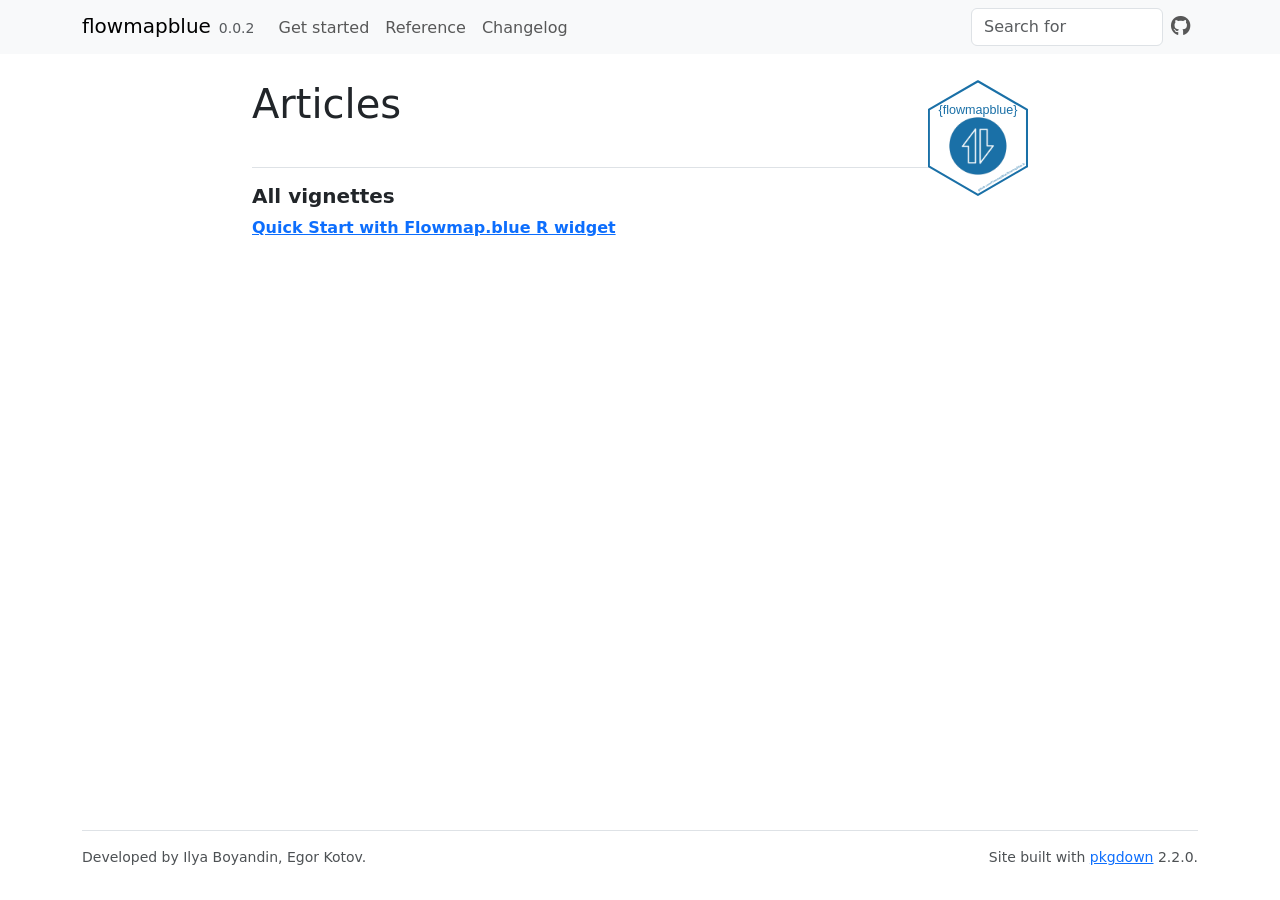
<file: articles/index.html>
<!DOCTYPE html>
<!-- Generated by pkgdown: do not edit by hand --><html lang="en"><head><meta http-equiv="Content-Type" content="text/html; charset=UTF-8"><meta charset="utf-8"><meta http-equiv="X-UA-Compatible" content="IE=edge"><meta name="viewport" content="width=device-width, initial-scale=1, shrink-to-fit=no"><title>Articles • flowmapblue</title><script src="../deps/jquery-3.6.0/jquery-3.6.0.min.js"></script><meta name="viewport" content="width=device-width, initial-scale=1, shrink-to-fit=no"><link href="../deps/bootstrap-5.3.1/bootstrap.min.css" rel="stylesheet"><script src="../deps/bootstrap-5.3.1/bootstrap.bundle.min.js"></script><link href="../deps/font-awesome-6.5.2/css/all.min.css" rel="stylesheet"><link href="../deps/font-awesome-6.5.2/css/v4-shims.min.css" rel="stylesheet"><script src="../deps/headroom-0.11.0/headroom.min.js"></script><script src="../deps/headroom-0.11.0/jQuery.headroom.min.js"></script><script src="../deps/bootstrap-toc-1.0.1/bootstrap-toc.min.js"></script><script src="../deps/clipboard.js-2.0.11/clipboard.min.js"></script><script src="../deps/search-1.0.0/autocomplete.jquery.min.js"></script><script src="../deps/search-1.0.0/fuse.min.js"></script><script src="../deps/search-1.0.0/mark.min.js"></script><!-- pkgdown --><script src="../pkgdown.js"></script><meta property="og:title" content="Articles"><meta property="og:image" content="https://flowmapblue.github.io/flowmapblue.R/card.png"></head><body>
    <a href="#main" class="visually-hidden-focusable">Skip to contents</a>


    <nav class="navbar navbar-expand-lg fixed-top bg-light" data-bs-theme="light" aria-label="Site navigation"><div class="container">

    <a class="navbar-brand me-2" href="../index.html">flowmapblue</a>

    <small class="nav-text text-muted me-auto" data-bs-toggle="tooltip" data-bs-placement="bottom" title="">0.0.2</small>


    <button class="navbar-toggler" type="button" data-bs-toggle="collapse" data-bs-target="#navbar" aria-controls="navbar" aria-expanded="false" aria-label="Toggle navigation">
      <span class="navbar-toggler-icon"></span>
    </button>

    <div id="navbar" class="collapse navbar-collapse ms-3">
      <ul class="navbar-nav me-auto"><li class="nav-item"><a class="nav-link" href="../articles/flowmapblue.html">Get started</a></li>
<li class="nav-item"><a class="nav-link" href="../reference/index.html">Reference</a></li>
<li class="nav-item"><a class="nav-link" href="../news/index.html">Changelog</a></li>
      </ul><ul class="navbar-nav"><li class="nav-item"><form class="form-inline" role="search">
 <input class="form-control" type="search" name="search-input" id="search-input" autocomplete="off" aria-label="Search site" placeholder="Search for" data-search-index="../search.json"></form></li>
<li class="nav-item"><a class="external-link nav-link" href="https://github.com/FlowmapBlue/flowmapblue.R/" aria-label="GitHub"><span class="fa fab fa-github fa-lg"></span></a></li>
      </ul></div>


  </div>
</nav><div class="container template-article-index">
<div class="row">
  <main id="main" class="col-md-9"><div class="page-header">
      <img src="../logo.svg" class="logo" alt=""><h1>Articles</h1>
    </div>

    <div class="section ">
      <h3>All vignettes</h3>
      <div class="section-desc"></div>

      <dl><dt><a href="flowmapblue.html">Quick Start with Flowmap.blue R widget</a></dt>
        <dd>
      </dd></dl></div>
  </main></div>


    <footer><div class="pkgdown-footer-left">
  <p>Developed by Ilya Boyandin, Egor Kotov.</p>
</div>

<div class="pkgdown-footer-right">
  <p>Site built with <a href="https://pkgdown.r-lib.org/" class="external-link">pkgdown</a> 2.2.0.</p>
</div>

    </footer></div>





  </body></html>
</file>
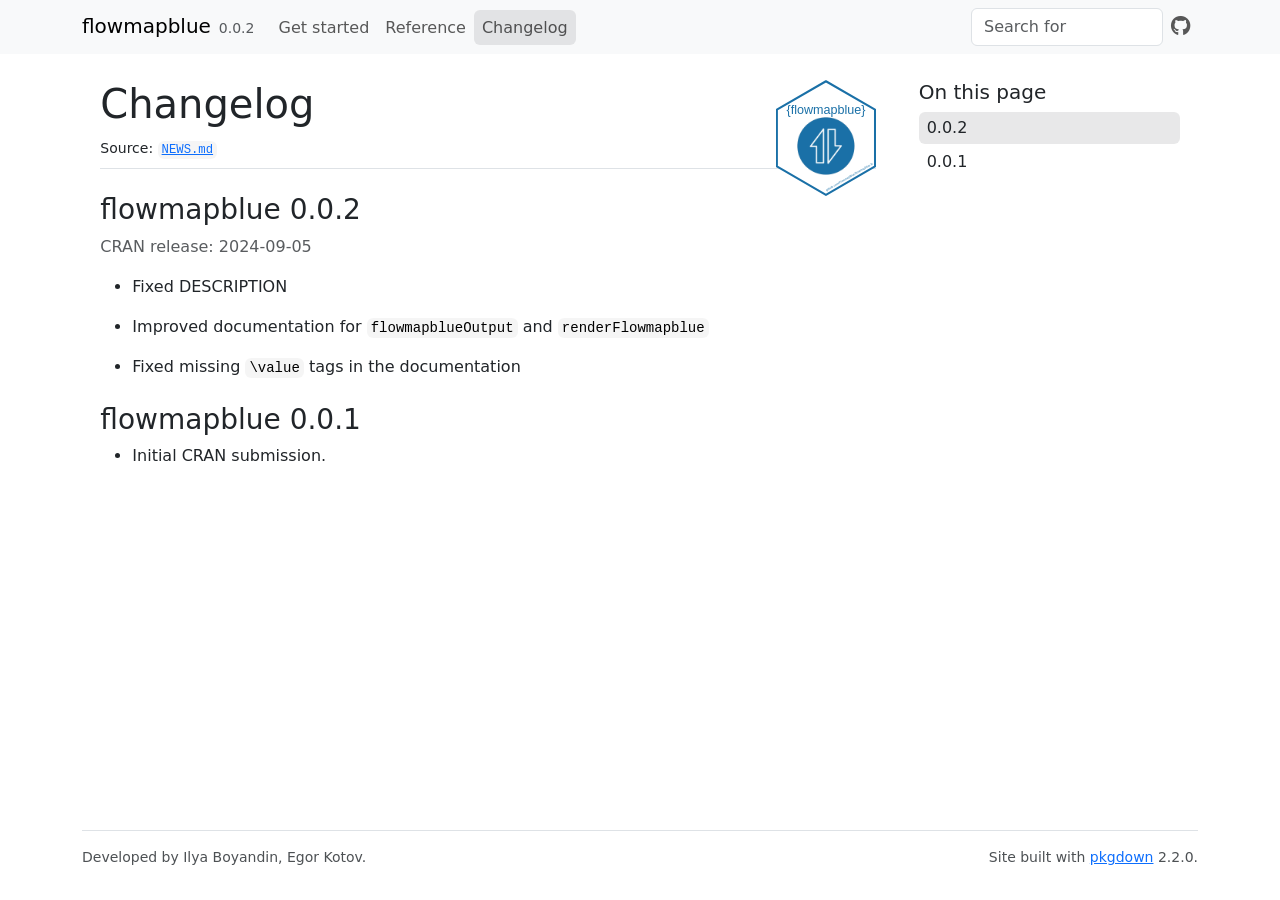
<file: news/index.html>
<!DOCTYPE html>
<!-- Generated by pkgdown: do not edit by hand --><html lang="en"><head><meta http-equiv="Content-Type" content="text/html; charset=UTF-8"><meta charset="utf-8"><meta http-equiv="X-UA-Compatible" content="IE=edge"><meta name="viewport" content="width=device-width, initial-scale=1, shrink-to-fit=no"><title>Changelog • flowmapblue</title><script src="../deps/jquery-3.6.0/jquery-3.6.0.min.js"></script><meta name="viewport" content="width=device-width, initial-scale=1, shrink-to-fit=no"><link href="../deps/bootstrap-5.3.1/bootstrap.min.css" rel="stylesheet"><script src="../deps/bootstrap-5.3.1/bootstrap.bundle.min.js"></script><link href="../deps/font-awesome-6.5.2/css/all.min.css" rel="stylesheet"><link href="../deps/font-awesome-6.5.2/css/v4-shims.min.css" rel="stylesheet"><script src="../deps/headroom-0.11.0/headroom.min.js"></script><script src="../deps/headroom-0.11.0/jQuery.headroom.min.js"></script><script src="../deps/bootstrap-toc-1.0.1/bootstrap-toc.min.js"></script><script src="../deps/clipboard.js-2.0.11/clipboard.min.js"></script><script src="../deps/search-1.0.0/autocomplete.jquery.min.js"></script><script src="../deps/search-1.0.0/fuse.min.js"></script><script src="../deps/search-1.0.0/mark.min.js"></script><!-- pkgdown --><script src="../pkgdown.js"></script><meta property="og:title" content="Changelog"><meta property="og:image" content="https://flowmapblue.github.io/flowmapblue.R/card.png"></head><body>
    <a href="#main" class="visually-hidden-focusable">Skip to contents</a>


    <nav class="navbar navbar-expand-lg fixed-top bg-light" data-bs-theme="light" aria-label="Site navigation"><div class="container">

    <a class="navbar-brand me-2" href="../index.html">flowmapblue</a>

    <small class="nav-text text-muted me-auto" data-bs-toggle="tooltip" data-bs-placement="bottom" title="">0.0.2</small>


    <button class="navbar-toggler" type="button" data-bs-toggle="collapse" data-bs-target="#navbar" aria-controls="navbar" aria-expanded="false" aria-label="Toggle navigation">
      <span class="navbar-toggler-icon"></span>
    </button>

    <div id="navbar" class="collapse navbar-collapse ms-3">
      <ul class="navbar-nav me-auto"><li class="nav-item"><a class="nav-link" href="../articles/flowmapblue.html">Get started</a></li>
<li class="nav-item"><a class="nav-link" href="../reference/index.html">Reference</a></li>
<li class="active nav-item"><a class="nav-link" href="../news/index.html">Changelog</a></li>
      </ul><ul class="navbar-nav"><li class="nav-item"><form class="form-inline" role="search">
 <input class="form-control" type="search" name="search-input" id="search-input" autocomplete="off" aria-label="Search site" placeholder="Search for" data-search-index="../search.json"></form></li>
<li class="nav-item"><a class="external-link nav-link" href="https://github.com/FlowmapBlue/flowmapblue.R/" aria-label="GitHub"><span class="fa fab fa-github fa-lg"></span></a></li>
      </ul></div>


  </div>
</nav><div class="container template-news">
<div class="row">
  <main id="main" class="col-md-9"><div class="page-header">
      <img src="../logo.svg" class="logo" alt=""><h1>Changelog</h1>
      <small>Source: <a href="https://github.com/FlowmapBlue/flowmapblue.R/blob/master/NEWS.md" class="external-link"><code>NEWS.md</code></a></small>
    </div>

    <div class="section level2">
<h2 class="pkg-version" data-toc-text="0.0.2" id="flowmapblue-002">flowmapblue 0.0.2<a class="anchor" aria-label="anchor" href="#flowmapblue-002"></a></h2><p class="text-muted">CRAN release: 2024-09-05</p>
<ul><li><p>Fixed DESCRIPTION</p></li>
<li><p>Improved documentation for <code>flowmapblueOutput</code> and <code>renderFlowmapblue</code></p></li>
<li><p>Fixed missing <code>\value</code> tags in the documentation</p></li>
</ul></div>
    <div class="section level2">
<h2 class="pkg-version" data-toc-text="0.0.1" id="flowmapblue-001">flowmapblue 0.0.1<a class="anchor" aria-label="anchor" href="#flowmapblue-001"></a></h2>
<ul><li>Initial CRAN submission.</li>
</ul></div>
  </main><aside class="col-md-3"><nav id="toc" aria-label="Table of contents"><h2>On this page</h2>
    </nav></aside></div>


    <footer><div class="pkgdown-footer-left">
  <p>Developed by Ilya Boyandin, Egor Kotov.</p>
</div>

<div class="pkgdown-footer-right">
  <p>Site built with <a href="https://pkgdown.r-lib.org/" class="external-link">pkgdown</a> 2.2.0.</p>
</div>

    </footer></div>





  </body></html>
</file>
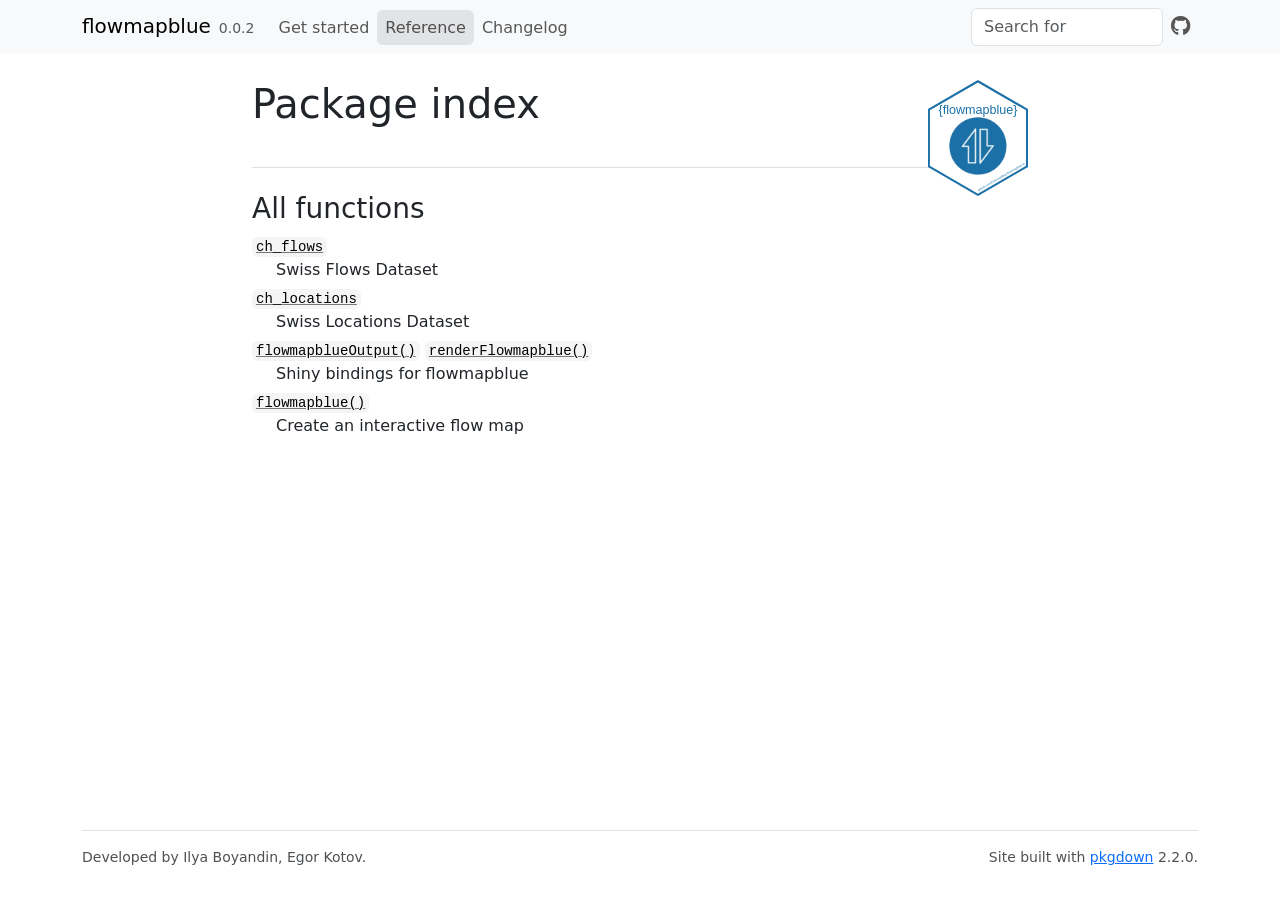
<file: reference/index.html>
<!DOCTYPE html>
<!-- Generated by pkgdown: do not edit by hand --><html lang="en"><head><meta http-equiv="Content-Type" content="text/html; charset=UTF-8"><meta charset="utf-8"><meta http-equiv="X-UA-Compatible" content="IE=edge"><meta name="viewport" content="width=device-width, initial-scale=1, shrink-to-fit=no"><title>Package index • flowmapblue</title><script src="../deps/jquery-3.6.0/jquery-3.6.0.min.js"></script><meta name="viewport" content="width=device-width, initial-scale=1, shrink-to-fit=no"><link href="../deps/bootstrap-5.3.1/bootstrap.min.css" rel="stylesheet"><script src="../deps/bootstrap-5.3.1/bootstrap.bundle.min.js"></script><link href="../deps/font-awesome-6.5.2/css/all.min.css" rel="stylesheet"><link href="../deps/font-awesome-6.5.2/css/v4-shims.min.css" rel="stylesheet"><script src="../deps/headroom-0.11.0/headroom.min.js"></script><script src="../deps/headroom-0.11.0/jQuery.headroom.min.js"></script><script src="../deps/bootstrap-toc-1.0.1/bootstrap-toc.min.js"></script><script src="../deps/clipboard.js-2.0.11/clipboard.min.js"></script><script src="../deps/search-1.0.0/autocomplete.jquery.min.js"></script><script src="../deps/search-1.0.0/fuse.min.js"></script><script src="../deps/search-1.0.0/mark.min.js"></script><!-- pkgdown --><script src="../pkgdown.js"></script><meta property="og:title" content="Package index"><meta property="og:image" content="https://flowmapblue.github.io/flowmapblue.R/card.png"></head><body>
    <a href="#main" class="visually-hidden-focusable">Skip to contents</a>


    <nav class="navbar navbar-expand-lg fixed-top bg-light" data-bs-theme="light" aria-label="Site navigation"><div class="container">

    <a class="navbar-brand me-2" href="../index.html">flowmapblue</a>

    <small class="nav-text text-muted me-auto" data-bs-toggle="tooltip" data-bs-placement="bottom" title="">0.0.2</small>


    <button class="navbar-toggler" type="button" data-bs-toggle="collapse" data-bs-target="#navbar" aria-controls="navbar" aria-expanded="false" aria-label="Toggle navigation">
      <span class="navbar-toggler-icon"></span>
    </button>

    <div id="navbar" class="collapse navbar-collapse ms-3">
      <ul class="navbar-nav me-auto"><li class="nav-item"><a class="nav-link" href="../articles/flowmapblue.html">Get started</a></li>
<li class="active nav-item"><a class="nav-link" href="../reference/index.html">Reference</a></li>
<li class="nav-item"><a class="nav-link" href="../news/index.html">Changelog</a></li>
      </ul><ul class="navbar-nav"><li class="nav-item"><form class="form-inline" role="search">
 <input class="form-control" type="search" name="search-input" id="search-input" autocomplete="off" aria-label="Search site" placeholder="Search for" data-search-index="../search.json"></form></li>
<li class="nav-item"><a class="external-link nav-link" href="https://github.com/FlowmapBlue/flowmapblue.R/" aria-label="GitHub"><span class="fa fab fa-github fa-lg"></span></a></li>
      </ul></div>


  </div>
</nav><div class="container template-reference-index">
<div class="row">
  <main id="main" class="col-md-9"><div class="page-header">
      <img src="../logo.svg" class="logo" alt=""><h1>Package index</h1>
    </div>

    <div class="section level2">
      <h2 id="all-functions">All functions<a class="anchor" aria-label="anchor" href="#all-functions"></a></h2>



      <dl></dl></div><div class="section level2">




      <dl><dt>

          <code><a href="ch_flows.html">ch_flows</a></code>

        </dt>
        <dd>Swiss Flows Dataset</dd>

        <dt>

          <code><a href="ch_locations.html">ch_locations</a></code>

        </dt>
        <dd>Swiss Locations Dataset</dd>

        <dt>

          <code><a href="flowmapblue-shiny.html">flowmapblueOutput()</a></code> <code><a href="flowmapblue-shiny.html">renderFlowmapblue()</a></code>

        </dt>
        <dd>Shiny bindings for flowmapblue</dd>

        <dt>

          <code><a href="flowmapblue.html">flowmapblue()</a></code>

        </dt>
        <dd>Create an interactive flow map</dd>
      </dl></div>
  </main></div>


    <footer><div class="pkgdown-footer-left">
  <p>Developed by Ilya Boyandin, Egor Kotov.</p>
</div>

<div class="pkgdown-footer-right">
  <p>Site built with <a href="https://pkgdown.r-lib.org/" class="external-link">pkgdown</a> 2.2.0.</p>
</div>

    </footer></div>





  </body></html>
</file>
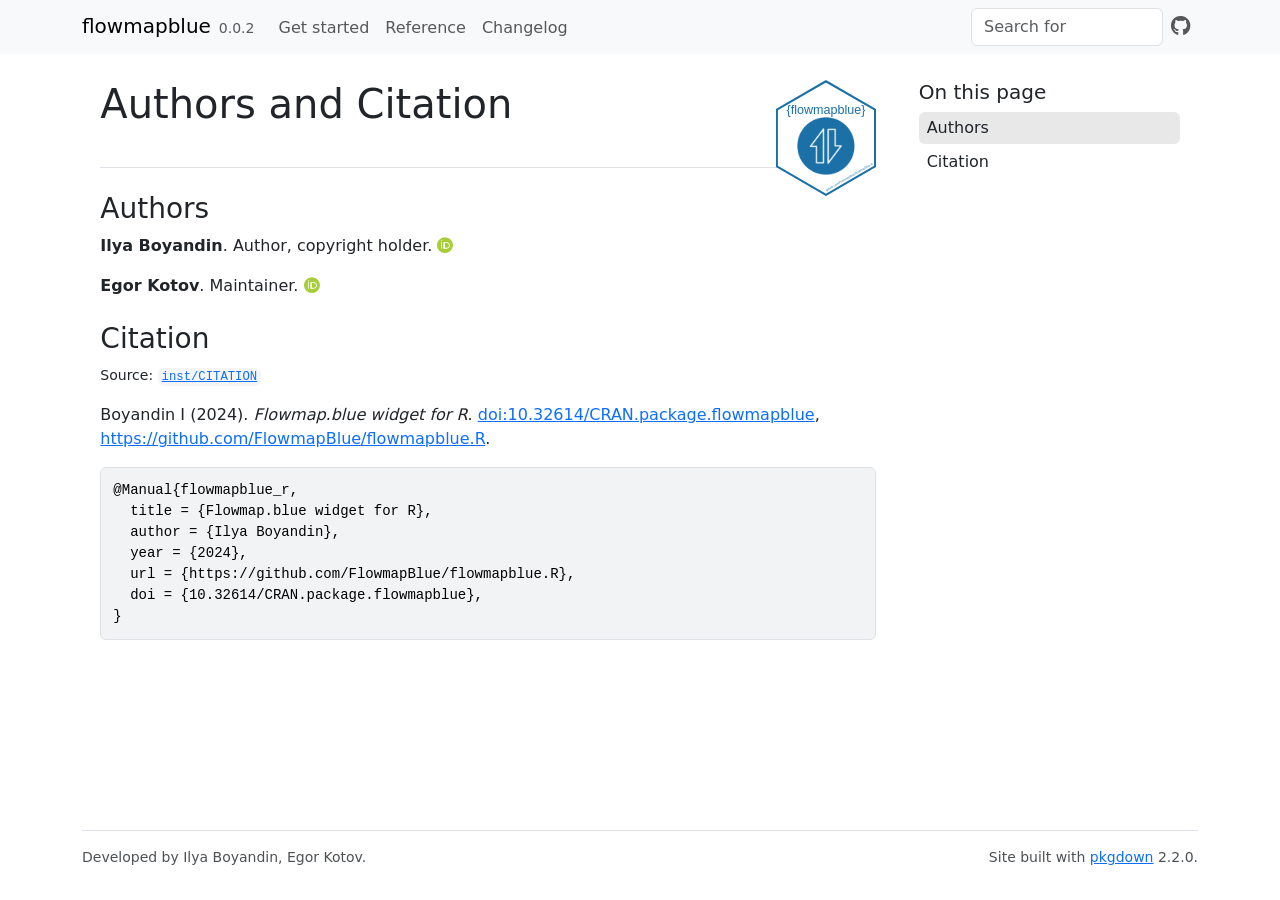
<file: authors.html>
<!DOCTYPE html>
<!-- Generated by pkgdown: do not edit by hand --><html lang="en"><head><meta http-equiv="Content-Type" content="text/html; charset=UTF-8"><meta charset="utf-8"><meta http-equiv="X-UA-Compatible" content="IE=edge"><meta name="viewport" content="width=device-width, initial-scale=1, shrink-to-fit=no"><title>Authors and Citation • flowmapblue</title><script src="deps/jquery-3.6.0/jquery-3.6.0.min.js"></script><meta name="viewport" content="width=device-width, initial-scale=1, shrink-to-fit=no"><link href="deps/bootstrap-5.3.1/bootstrap.min.css" rel="stylesheet"><script src="deps/bootstrap-5.3.1/bootstrap.bundle.min.js"></script><link href="deps/font-awesome-6.5.2/css/all.min.css" rel="stylesheet"><link href="deps/font-awesome-6.5.2/css/v4-shims.min.css" rel="stylesheet"><script src="deps/headroom-0.11.0/headroom.min.js"></script><script src="deps/headroom-0.11.0/jQuery.headroom.min.js"></script><script src="deps/bootstrap-toc-1.0.1/bootstrap-toc.min.js"></script><script src="deps/clipboard.js-2.0.11/clipboard.min.js"></script><script src="deps/search-1.0.0/autocomplete.jquery.min.js"></script><script src="deps/search-1.0.0/fuse.min.js"></script><script src="deps/search-1.0.0/mark.min.js"></script><!-- pkgdown --><script src="pkgdown.js"></script><meta property="og:title" content="Authors and Citation"><meta property="og:image" content="https://flowmapblue.github.io/flowmapblue.R/card.png"></head><body>
    <a href="#main" class="visually-hidden-focusable">Skip to contents</a>


    <nav class="navbar navbar-expand-lg fixed-top bg-light" data-bs-theme="light" aria-label="Site navigation"><div class="container">

    <a class="navbar-brand me-2" href="index.html">flowmapblue</a>

    <small class="nav-text text-muted me-auto" data-bs-toggle="tooltip" data-bs-placement="bottom" title="">0.0.2</small>


    <button class="navbar-toggler" type="button" data-bs-toggle="collapse" data-bs-target="#navbar" aria-controls="navbar" aria-expanded="false" aria-label="Toggle navigation">
      <span class="navbar-toggler-icon"></span>
    </button>

    <div id="navbar" class="collapse navbar-collapse ms-3">
      <ul class="navbar-nav me-auto"><li class="nav-item"><a class="nav-link" href="articles/flowmapblue.html">Get started</a></li>
<li class="nav-item"><a class="nav-link" href="reference/index.html">Reference</a></li>
<li class="nav-item"><a class="nav-link" href="news/index.html">Changelog</a></li>
      </ul><ul class="navbar-nav"><li class="nav-item"><form class="form-inline" role="search">
 <input class="form-control" type="search" name="search-input" id="search-input" autocomplete="off" aria-label="Search site" placeholder="Search for" data-search-index="search.json"></form></li>
<li class="nav-item"><a class="external-link nav-link" href="https://github.com/FlowmapBlue/flowmapblue.R/" aria-label="GitHub"><span class="fa fab fa-github fa-lg"></span></a></li>
      </ul></div>


  </div>
</nav><div class="container template-citation-authors">
<div class="row">
  <main id="main" class="col-md-9"><div class="page-header">
      <img src="logo.svg" class="logo" alt=""><h1>Authors and Citation</h1>
    </div>

    <div class="section level2">
      <h2>Authors</h2>

      <ul class="list-unstyled"><li>
          <p><strong>Ilya Boyandin</strong>. Author, copyright holder. <a href="https://orcid.org/0000-0001-5585-7587" target="orcid.widget" aria-label="ORCID" class="external-link"><span class="fab fa-orcid orcid" aria-hidden="true"></span></a>
          </p>
        </li>
        <li>
          <p><strong>Egor Kotov</strong>. Maintainer. <a href="https://orcid.org/0000-0001-6690-5345" target="orcid.widget" aria-label="ORCID" class="external-link"><span class="fab fa-orcid orcid" aria-hidden="true"></span></a>
          </p>
        </li>
      </ul></div>

    <div class="section level2">
      <h2 id="citation">Citation</h2>
      <p><small class="dont-index">Source: <a href="https://github.com/FlowmapBlue/flowmapblue.R/blob/master/inst/CITATION" class="external-link"><code>inst/CITATION</code></a></small></p>

      <p>Boyandin I (2024).
<em>Flowmap.blue widget for R</em>.
<a href="https://doi.org/10.32614/CRAN.package.flowmapblue" class="external-link">doi:10.32614/CRAN.package.flowmapblue</a>, <a href="https://github.com/FlowmapBlue/flowmapblue.R" class="external-link">https://github.com/FlowmapBlue/flowmapblue.R</a>.
</p>
      <pre>@Manual{flowmapblue_r,
  title = {Flowmap.blue widget for R},
  author = {Ilya Boyandin},
  year = {2024},
  url = {https://github.com/FlowmapBlue/flowmapblue.R},
  doi = {10.32614/CRAN.package.flowmapblue},
}</pre>
    </div>

  </main><aside class="col-md-3"><nav id="toc" aria-label="Table of contents"><h2>On this page</h2>
    </nav></aside></div>


    <footer><div class="pkgdown-footer-left">
  <p>Developed by Ilya Boyandin, Egor Kotov.</p>
</div>

<div class="pkgdown-footer-right">
  <p>Site built with <a href="https://pkgdown.r-lib.org/" class="external-link">pkgdown</a> 2.2.0.</p>
</div>

    </footer></div>





  </body></html>
</file>
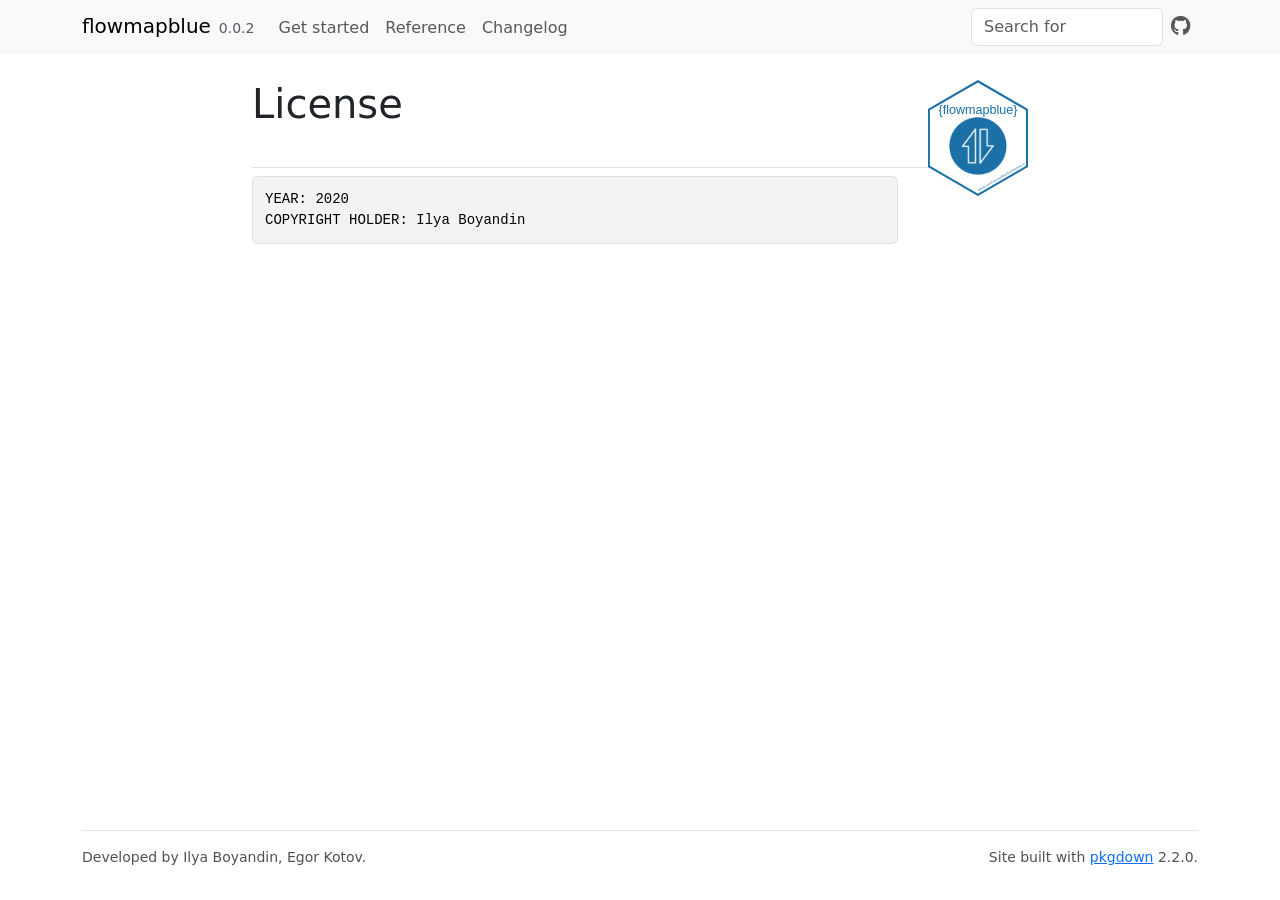
<file: LICENSE-text.html>
<!DOCTYPE html>
<!-- Generated by pkgdown: do not edit by hand --><html lang="en"><head><meta http-equiv="Content-Type" content="text/html; charset=UTF-8"><meta charset="utf-8"><meta http-equiv="X-UA-Compatible" content="IE=edge"><meta name="viewport" content="width=device-width, initial-scale=1, shrink-to-fit=no"><title>License • flowmapblue</title><script src="deps/jquery-3.6.0/jquery-3.6.0.min.js"></script><meta name="viewport" content="width=device-width, initial-scale=1, shrink-to-fit=no"><link href="deps/bootstrap-5.3.1/bootstrap.min.css" rel="stylesheet"><script src="deps/bootstrap-5.3.1/bootstrap.bundle.min.js"></script><link href="deps/font-awesome-6.5.2/css/all.min.css" rel="stylesheet"><link href="deps/font-awesome-6.5.2/css/v4-shims.min.css" rel="stylesheet"><script src="deps/headroom-0.11.0/headroom.min.js"></script><script src="deps/headroom-0.11.0/jQuery.headroom.min.js"></script><script src="deps/bootstrap-toc-1.0.1/bootstrap-toc.min.js"></script><script src="deps/clipboard.js-2.0.11/clipboard.min.js"></script><script src="deps/search-1.0.0/autocomplete.jquery.min.js"></script><script src="deps/search-1.0.0/fuse.min.js"></script><script src="deps/search-1.0.0/mark.min.js"></script><!-- pkgdown --><script src="pkgdown.js"></script><meta property="og:title" content="License"><meta property="og:image" content="https://flowmapblue.github.io/flowmapblue.R/card.png"></head><body>
    <a href="#main" class="visually-hidden-focusable">Skip to contents</a>


    <nav class="navbar navbar-expand-lg fixed-top bg-light" data-bs-theme="light" aria-label="Site navigation"><div class="container">

    <a class="navbar-brand me-2" href="index.html">flowmapblue</a>

    <small class="nav-text text-muted me-auto" data-bs-toggle="tooltip" data-bs-placement="bottom" title="">0.0.2</small>


    <button class="navbar-toggler" type="button" data-bs-toggle="collapse" data-bs-target="#navbar" aria-controls="navbar" aria-expanded="false" aria-label="Toggle navigation">
      <span class="navbar-toggler-icon"></span>
    </button>

    <div id="navbar" class="collapse navbar-collapse ms-3">
      <ul class="navbar-nav me-auto"><li class="nav-item"><a class="nav-link" href="articles/flowmapblue.html">Get started</a></li>
<li class="nav-item"><a class="nav-link" href="reference/index.html">Reference</a></li>
<li class="nav-item"><a class="nav-link" href="news/index.html">Changelog</a></li>
      </ul><ul class="navbar-nav"><li class="nav-item"><form class="form-inline" role="search">
 <input class="form-control" type="search" name="search-input" id="search-input" autocomplete="off" aria-label="Search site" placeholder="Search for" data-search-index="search.json"></form></li>
<li class="nav-item"><a class="external-link nav-link" href="https://github.com/FlowmapBlue/flowmapblue.R/" aria-label="GitHub"><span class="fa fab fa-github fa-lg"></span></a></li>
      </ul></div>


  </div>
</nav><div class="container template-title-body">
<div class="row">
  <main id="main" class="col-md-9"><div class="page-header">
      <img src="logo.svg" class="logo" alt=""><h1>License</h1>

    </div>

<pre>YEAR: 2020
COPYRIGHT HOLDER: Ilya Boyandin
</pre>

  </main></div>


    <footer><div class="pkgdown-footer-left">
  <p>Developed by Ilya Boyandin, Egor Kotov.</p>
</div>

<div class="pkgdown-footer-right">
  <p>Site built with <a href="https://pkgdown.r-lib.org/" class="external-link">pkgdown</a> 2.2.0.</p>
</div>

    </footer></div>





  </body></html>
</file>
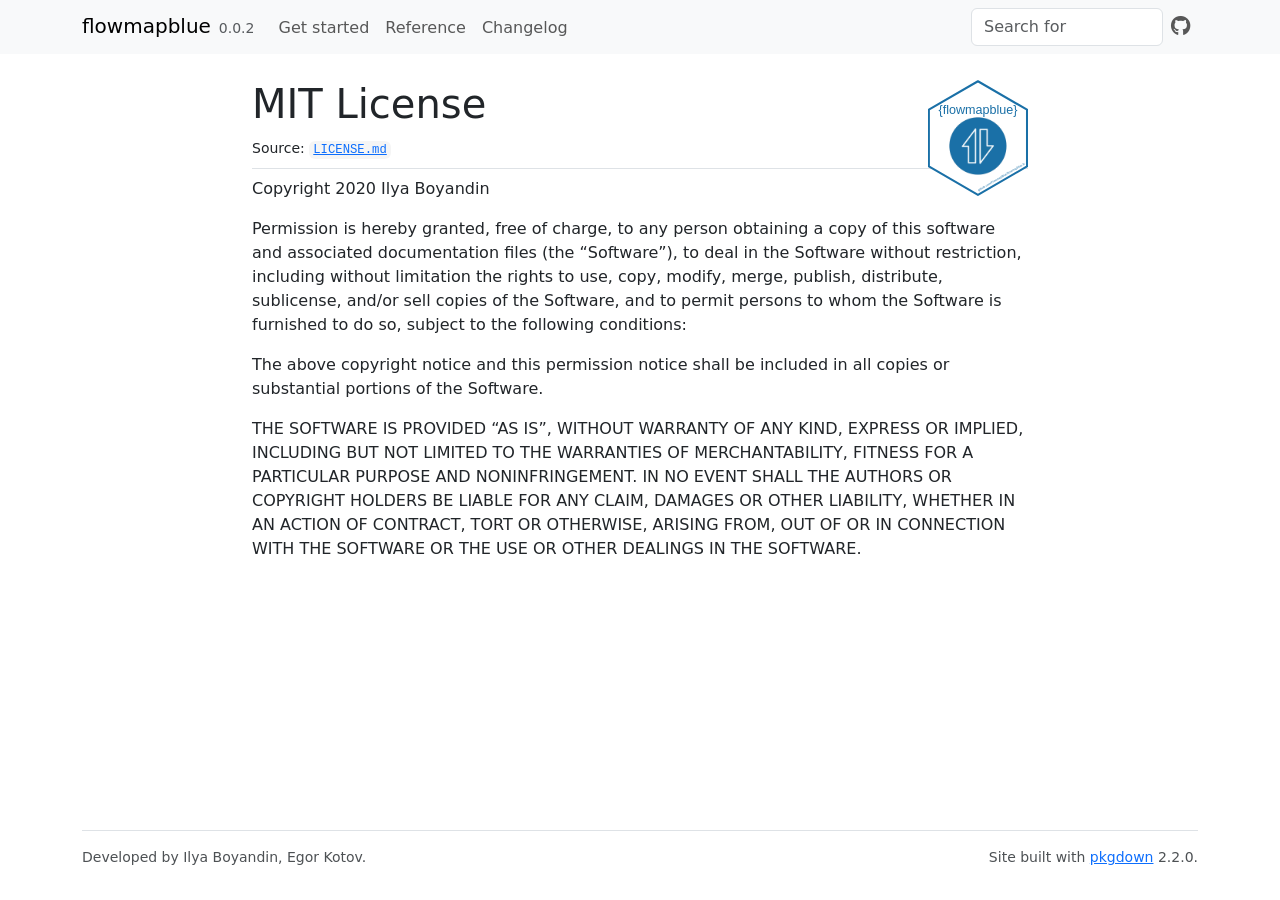
<file: LICENSE.html>
<!DOCTYPE html>
<!-- Generated by pkgdown: do not edit by hand --><html lang="en"><head><meta http-equiv="Content-Type" content="text/html; charset=UTF-8"><meta charset="utf-8"><meta http-equiv="X-UA-Compatible" content="IE=edge"><meta name="viewport" content="width=device-width, initial-scale=1, shrink-to-fit=no"><title>MIT License • flowmapblue</title><script src="deps/jquery-3.6.0/jquery-3.6.0.min.js"></script><meta name="viewport" content="width=device-width, initial-scale=1, shrink-to-fit=no"><link href="deps/bootstrap-5.3.1/bootstrap.min.css" rel="stylesheet"><script src="deps/bootstrap-5.3.1/bootstrap.bundle.min.js"></script><link href="deps/font-awesome-6.5.2/css/all.min.css" rel="stylesheet"><link href="deps/font-awesome-6.5.2/css/v4-shims.min.css" rel="stylesheet"><script src="deps/headroom-0.11.0/headroom.min.js"></script><script src="deps/headroom-0.11.0/jQuery.headroom.min.js"></script><script src="deps/bootstrap-toc-1.0.1/bootstrap-toc.min.js"></script><script src="deps/clipboard.js-2.0.11/clipboard.min.js"></script><script src="deps/search-1.0.0/autocomplete.jquery.min.js"></script><script src="deps/search-1.0.0/fuse.min.js"></script><script src="deps/search-1.0.0/mark.min.js"></script><!-- pkgdown --><script src="pkgdown.js"></script><meta property="og:title" content="MIT License"><meta property="og:image" content="https://flowmapblue.github.io/flowmapblue.R/card.png"></head><body>
    <a href="#main" class="visually-hidden-focusable">Skip to contents</a>


    <nav class="navbar navbar-expand-lg fixed-top bg-light" data-bs-theme="light" aria-label="Site navigation"><div class="container">

    <a class="navbar-brand me-2" href="index.html">flowmapblue</a>

    <small class="nav-text text-muted me-auto" data-bs-toggle="tooltip" data-bs-placement="bottom" title="">0.0.2</small>


    <button class="navbar-toggler" type="button" data-bs-toggle="collapse" data-bs-target="#navbar" aria-controls="navbar" aria-expanded="false" aria-label="Toggle navigation">
      <span class="navbar-toggler-icon"></span>
    </button>

    <div id="navbar" class="collapse navbar-collapse ms-3">
      <ul class="navbar-nav me-auto"><li class="nav-item"><a class="nav-link" href="articles/flowmapblue.html">Get started</a></li>
<li class="nav-item"><a class="nav-link" href="reference/index.html">Reference</a></li>
<li class="nav-item"><a class="nav-link" href="news/index.html">Changelog</a></li>
      </ul><ul class="navbar-nav"><li class="nav-item"><form class="form-inline" role="search">
 <input class="form-control" type="search" name="search-input" id="search-input" autocomplete="off" aria-label="Search site" placeholder="Search for" data-search-index="search.json"></form></li>
<li class="nav-item"><a class="external-link nav-link" href="https://github.com/FlowmapBlue/flowmapblue.R/" aria-label="GitHub"><span class="fa fab fa-github fa-lg"></span></a></li>
      </ul></div>


  </div>
</nav><div class="container template-title-body">
<div class="row">
  <main id="main" class="col-md-9"><div class="page-header">
      <img src="logo.svg" class="logo" alt=""><h1>MIT License</h1>
      <small class="dont-index">Source: <a href="https://github.com/FlowmapBlue/flowmapblue.R/blob/master/LICENSE.md" class="external-link"><code>LICENSE.md</code></a></small>
    </div>

<div id="mit-license" class="section level1">

<p>Copyright 2020 Ilya Boyandin</p>
<p>Permission is hereby granted, free of charge, to any person obtaining a copy of this software and associated documentation files (the “Software”), to deal in the Software without restriction, including without limitation the rights to use, copy, modify, merge, publish, distribute, sublicense, and/or sell copies of the Software, and to permit persons to whom the Software is furnished to do so, subject to the following conditions:</p>
<p>The above copyright notice and this permission notice shall be included in all copies or substantial portions of the Software.</p>
<p>THE SOFTWARE IS PROVIDED “AS IS”, WITHOUT WARRANTY OF ANY KIND, EXPRESS OR IMPLIED, INCLUDING BUT NOT LIMITED TO THE WARRANTIES OF MERCHANTABILITY, FITNESS FOR A PARTICULAR PURPOSE AND NONINFRINGEMENT. IN NO EVENT SHALL THE AUTHORS OR COPYRIGHT HOLDERS BE LIABLE FOR ANY CLAIM, DAMAGES OR OTHER LIABILITY, WHETHER IN AN ACTION OF CONTRACT, TORT OR OTHERWISE, ARISING FROM, OUT OF OR IN CONNECTION WITH THE SOFTWARE OR THE USE OR OTHER DEALINGS IN THE SOFTWARE.</p>
</div>

  </main></div>


    <footer><div class="pkgdown-footer-left">
  <p>Developed by Ilya Boyandin, Egor Kotov.</p>
</div>

<div class="pkgdown-footer-right">
  <p>Site built with <a href="https://pkgdown.r-lib.org/" class="external-link">pkgdown</a> 2.2.0.</p>
</div>

    </footer></div>





  </body></html>
</file>
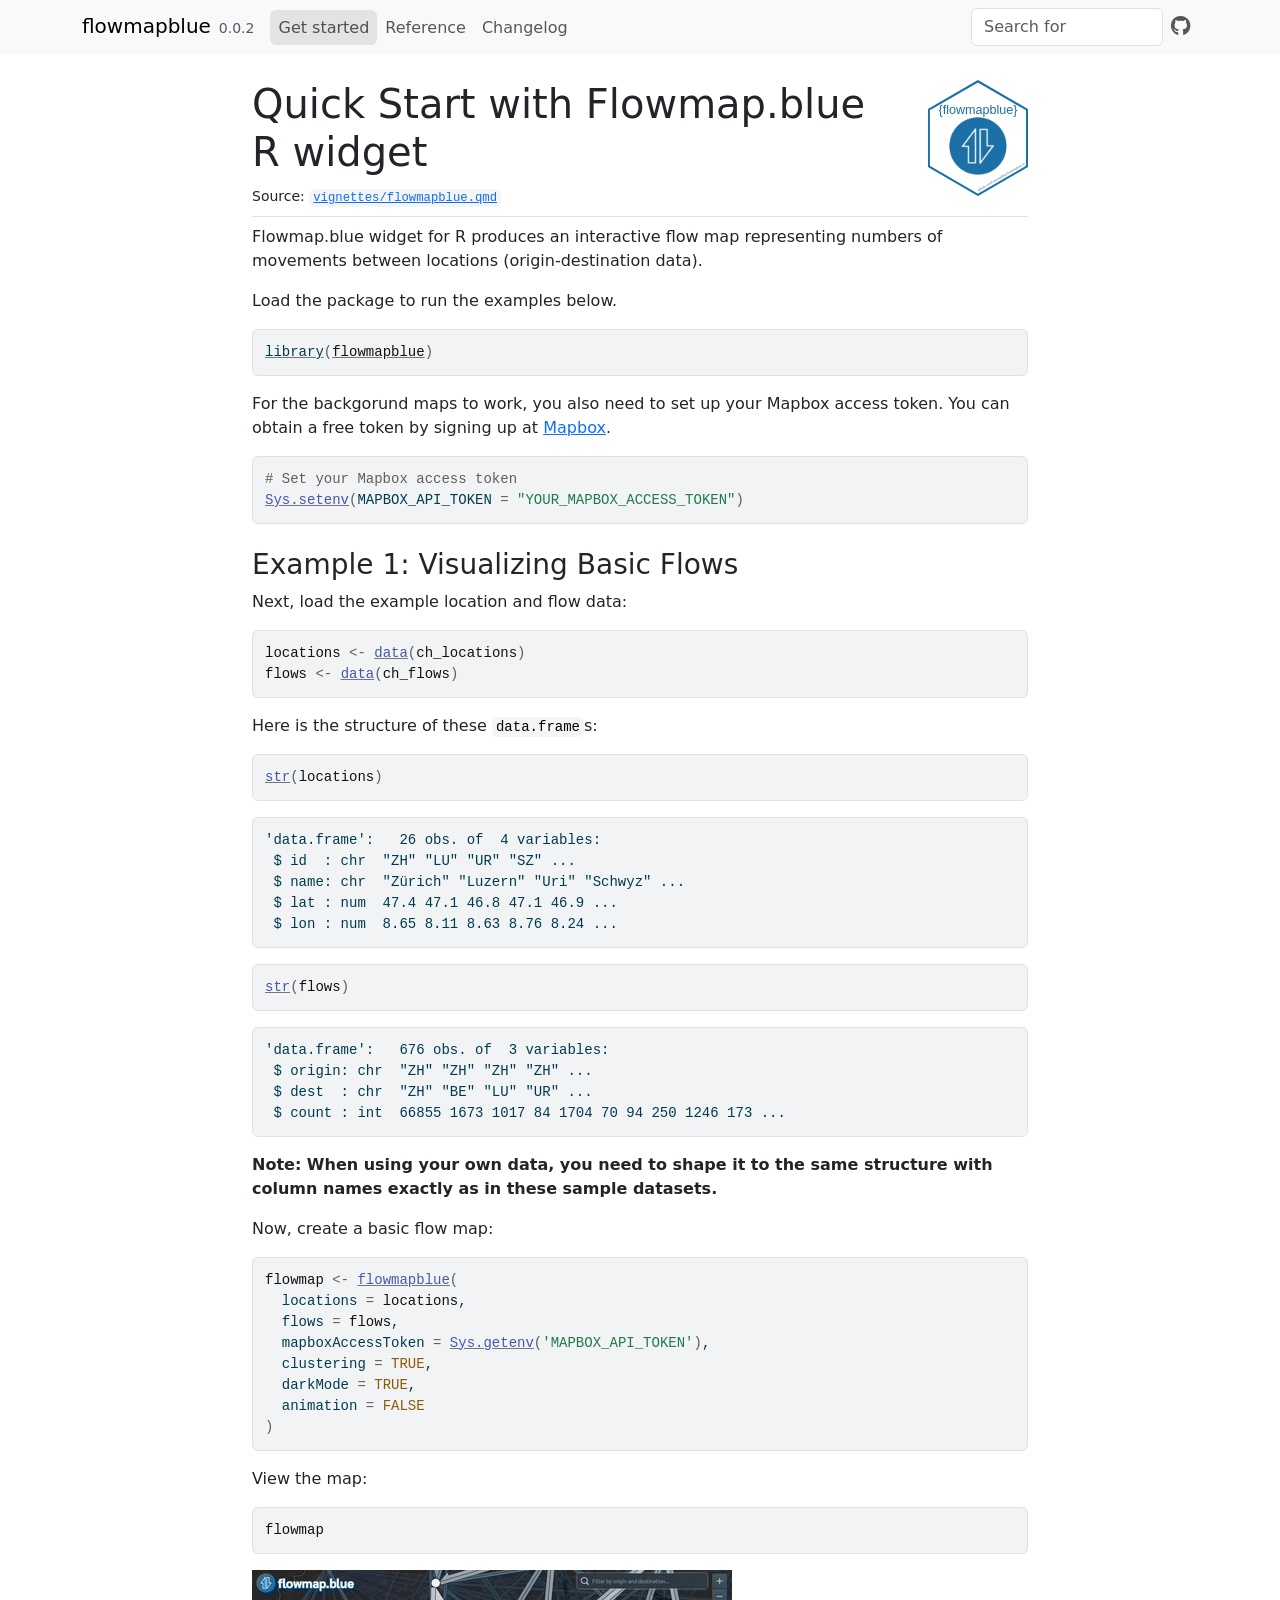
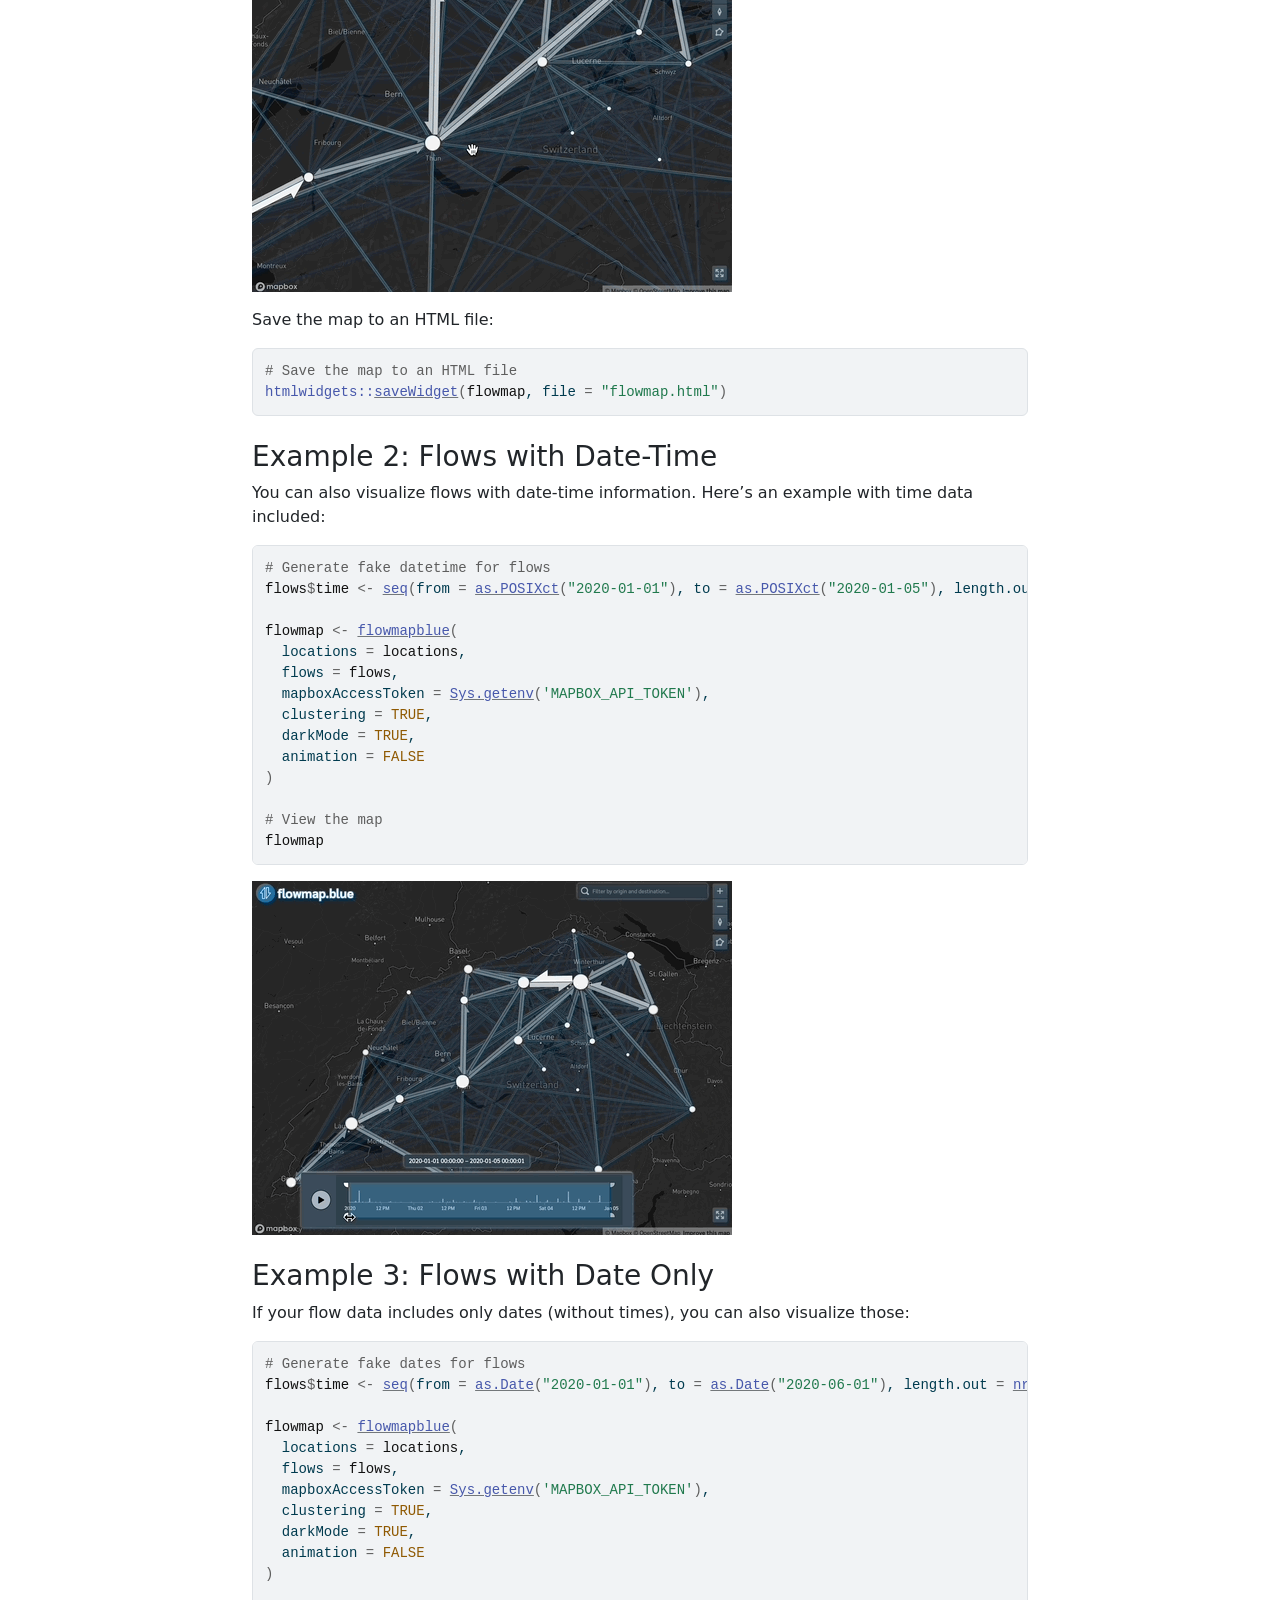
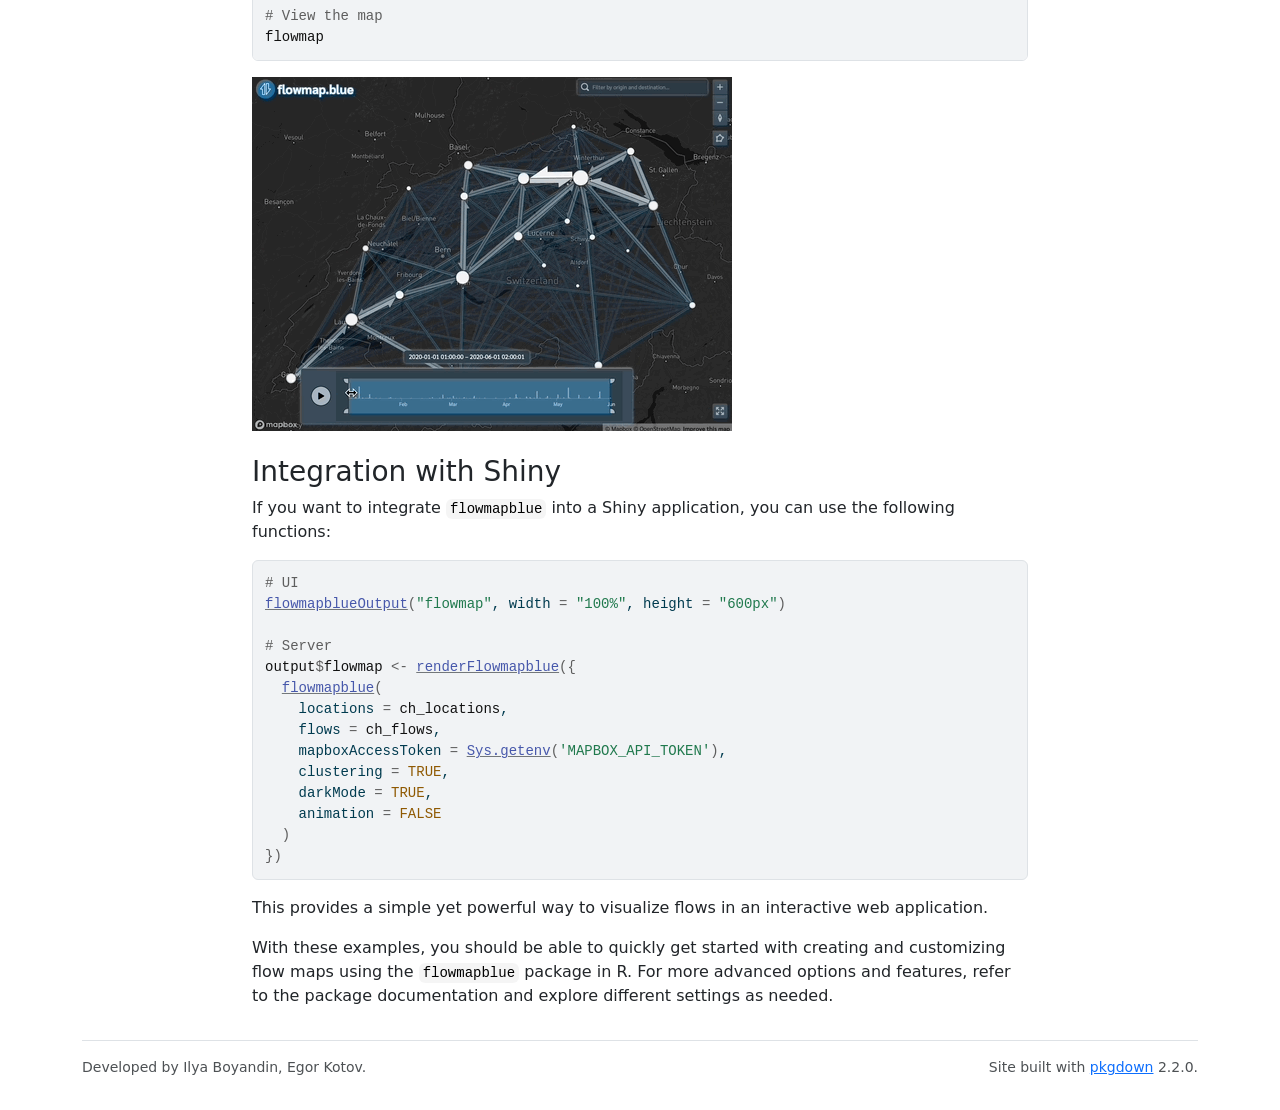
<file: articles/flowmapblue.html>
<!DOCTYPE html>
<!-- Generated by pkgdown: do not edit by hand --><html lang="en">
<head>
<meta http-equiv="Content-Type" content="text/html; charset=UTF-8">
<meta charset="utf-8">
<meta http-equiv="X-UA-Compatible" content="IE=edge">
<meta name="viewport" content="width=device-width, initial-scale=1, shrink-to-fit=no">
<title>Quick Start with Flowmap.blue R widget • flowmapblue</title>
<script src="../deps/jquery-3.6.0/jquery-3.6.0.min.js"></script><meta name="viewport" content="width=device-width, initial-scale=1, shrink-to-fit=no">
<link href="../deps/bootstrap-5.3.1/bootstrap.min.css" rel="stylesheet">
<script src="../deps/bootstrap-5.3.1/bootstrap.bundle.min.js"></script><link href="../deps/font-awesome-6.5.2/css/all.min.css" rel="stylesheet">
<link href="../deps/font-awesome-6.5.2/css/v4-shims.min.css" rel="stylesheet">
<script src="../deps/headroom-0.11.0/headroom.min.js"></script><script src="../deps/headroom-0.11.0/jQuery.headroom.min.js"></script><script src="../deps/bootstrap-toc-1.0.1/bootstrap-toc.min.js"></script><script src="../deps/clipboard.js-2.0.11/clipboard.min.js"></script><script src="../deps/search-1.0.0/autocomplete.jquery.min.js"></script><script src="../deps/search-1.0.0/fuse.min.js"></script><script src="../deps/search-1.0.0/mark.min.js"></script><script src="flowmapblue_files/libs/quarto-html/popper.min.js"></script><script src="flowmapblue_files/libs/quarto-html/tippy.umd.min.js"></script><link href="flowmapblue_files/libs/quarto-html/tippy.css" rel="stylesheet">
<link href="flowmapblue_files/libs/quarto-html/light-border.css" rel="stylesheet">
<!-- pkgdown --><script src="../pkgdown.js"></script><meta property="og:title" content="Quick Start with Flowmap.blue R widget">
<meta property="og:image" content="https://flowmapblue.github.io/flowmapblue.R/card.png">
</head>
<body>
    <a href="#main" class="visually-hidden-focusable">Skip to contents</a>


    <nav class="navbar navbar-expand-lg fixed-top bg-light" data-bs-theme="light" aria-label="Site navigation"><div class="container">

    <a class="navbar-brand me-2" href="../index.html">flowmapblue</a>

    <small class="nav-text text-muted me-auto" data-bs-toggle="tooltip" data-bs-placement="bottom" title="">0.0.2</small>


    <button class="navbar-toggler" type="button" data-bs-toggle="collapse" data-bs-target="#navbar" aria-controls="navbar" aria-expanded="false" aria-label="Toggle navigation">
      <span class="navbar-toggler-icon"></span>
    </button>

    <div id="navbar" class="collapse navbar-collapse ms-3">
      <ul class="navbar-nav me-auto">
<li class="active nav-item"><a class="nav-link" href="../articles/flowmapblue.html">Get started</a></li>
<li class="nav-item"><a class="nav-link" href="../reference/index.html">Reference</a></li>
<li class="nav-item"><a class="nav-link" href="../news/index.html">Changelog</a></li>
      </ul>
<ul class="navbar-nav">
<li class="nav-item"><form class="form-inline" role="search">
 <input class="form-control" type="search" name="search-input" id="search-input" autocomplete="off" aria-label="Search site" placeholder="Search for" data-search-index="../search.json">
</form></li>
<li class="nav-item"><a class="external-link nav-link" href="https://github.com/FlowmapBlue/flowmapblue.R/" aria-label="GitHub"><span class="fa fab fa-github fa-lg"></span></a></li>
      </ul>
</div>


  </div>
</nav><div class="container template-quarto">
<div class="row">
  <main id="main" class="col-md-9"><div class="page-header">
      <img src="../logo.svg" class="logo" alt=""><h1>Quick Start with Flowmap.blue R widget</h1>




      <small class="dont-index">Source: <a href="https://github.com/FlowmapBlue/flowmapblue.R/blob/master/vignettes/flowmapblue.qmd" class="external-link"><code>vignettes/flowmapblue.qmd</code></a></small>
      <div class="d-none name"><code></code></div>
    </div>






    <p>Flowmap.blue widget for R produces an interactive flow map representing numbers of movements between locations (origin-destination data).</p>
<p>Load the package to run the examples below.</p>
<div class="cell">
<div class="sourceCode cell-code" id="cb1"><pre class="downlit sourceCode r">
<code class="sourceCode R"><span><span class="kw"><a href="https://rdrr.io/r/base/library.html" class="external-link">library</a></span><span class="op">(</span><span class="va"><a href="https://github.com/FlowmapBlue/flowmapblue.R" class="external-link">flowmapblue</a></span><span class="op">)</span></span></code></pre></div>
</div>
<p>For the backgorund maps to work, you also need to set up your Mapbox access token. You can obtain a free token by signing up at <a href="https://account.mapbox.com/" class="external-link">Mapbox</a>.</p>
<div class="cell">
<div class="sourceCode cell-code" id="cb2"><pre class="downlit sourceCode r">
<code class="sourceCode R"><span><span class="co"># Set your Mapbox access token</span></span>
<span><span class="fu"><a href="https://rdrr.io/r/base/Sys.setenv.html" class="external-link">Sys.setenv</a></span><span class="op">(</span>MAPBOX_API_TOKEN <span class="op">=</span> <span class="st">"YOUR_MAPBOX_ACCESS_TOKEN"</span><span class="op">)</span></span></code></pre></div>
</div>
<section class="section level2"><h2 id="example-1-visualizing-basic-flows">Example 1: Visualizing Basic Flows<a class="anchor" aria-label="anchor" href="#example-1-visualizing-basic-flows"></a>
</h2>
<p>Next, load the example location and flow data:</p>
<div class="cell">
<div class="sourceCode cell-code" id="cb3"><pre class="downlit sourceCode r">
<code class="sourceCode R"><span><span class="va">locations</span> <span class="op">&lt;-</span> <span class="fu"><a href="https://rdrr.io/r/utils/data.html" class="external-link">data</a></span><span class="op">(</span><span class="va">ch_locations</span><span class="op">)</span></span>
<span><span class="va">flows</span> <span class="op">&lt;-</span> <span class="fu"><a href="https://rdrr.io/r/utils/data.html" class="external-link">data</a></span><span class="op">(</span><span class="va">ch_flows</span><span class="op">)</span></span></code></pre></div>
</div>
<p>Here is the structure of these <code>data.frame</code>s:</p>
<div class="cell">
<div class="sourceCode cell-code" id="cb4"><pre class="downlit sourceCode r">
<code class="sourceCode R"><span><span class="fu"><a href="https://rdrr.io/r/utils/str.html" class="external-link">str</a></span><span class="op">(</span><span class="va">locations</span><span class="op">)</span></span></code></pre></div>
</div>
<pre><code>'data.frame':   26 obs. of  4 variables:
 $ id  : chr  "ZH" "LU" "UR" "SZ" ...
 $ name: chr  "Zürich" "Luzern" "Uri" "Schwyz" ...
 $ lat : num  47.4 47.1 46.8 47.1 46.9 ...
 $ lon : num  8.65 8.11 8.63 8.76 8.24 ...</code></pre>
<div class="cell">
<div class="sourceCode cell-code" id="cb6"><pre class="downlit sourceCode r">
<code class="sourceCode R"><span><span class="fu"><a href="https://rdrr.io/r/utils/str.html" class="external-link">str</a></span><span class="op">(</span><span class="va">flows</span><span class="op">)</span></span></code></pre></div>
</div>
<pre><code>'data.frame':   676 obs. of  3 variables:
 $ origin: chr  "ZH" "ZH" "ZH" "ZH" ...
 $ dest  : chr  "ZH" "BE" "LU" "UR" ...
 $ count : int  66855 1673 1017 84 1704 70 94 250 1246 173 ...</code></pre>
<p><strong>Note: When using your own data, you need to shape it to the same structure with column names exactly as in these sample datasets.</strong></p>
<p>Now, create a basic flow map:</p>
<div class="cell">
<div class="sourceCode cell-code" id="cb8"><pre class="downlit sourceCode r">
<code class="sourceCode R"><span><span class="va">flowmap</span> <span class="op">&lt;-</span> <span class="fu"><a href="../reference/flowmapblue.html">flowmapblue</a></span><span class="op">(</span></span>
<span>  locations <span class="op">=</span> <span class="va">locations</span>,</span>
<span>  flows <span class="op">=</span> <span class="va">flows</span>,</span>
<span>  mapboxAccessToken <span class="op">=</span> <span class="fu"><a href="https://rdrr.io/r/base/Sys.getenv.html" class="external-link">Sys.getenv</a></span><span class="op">(</span><span class="st">'MAPBOX_API_TOKEN'</span><span class="op">)</span>,</span>
<span>  clustering <span class="op">=</span> <span class="cn">TRUE</span>,</span>
<span>  darkMode <span class="op">=</span> <span class="cn">TRUE</span>,</span>
<span>  animation <span class="op">=</span> <span class="cn">FALSE</span></span>
<span><span class="op">)</span></span></code></pre></div>
</div>
<p>View the map:</p>
<div class="cell">
<div class="sourceCode cell-code" id="cb9"><pre class="downlit sourceCode r">
<code class="sourceCode R"><span><span class="va">flowmap</span></span></code></pre></div>
</div>
<p><img src="webmedia/demo.gif"></p>
<p>Save the map to an HTML file:</p>
<div class="cell">
<div class="sourceCode cell-code" id="cb10"><pre class="downlit sourceCode r">
<code class="sourceCode R"><span><span class="co"># Save the map to an HTML file</span></span>
<span><span class="fu">htmlwidgets</span><span class="fu">::</span><span class="fu"><a href="https://rdrr.io/pkg/htmlwidgets/man/saveWidget.html" class="external-link">saveWidget</a></span><span class="op">(</span><span class="va">flowmap</span>, file <span class="op">=</span> <span class="st">"flowmap.html"</span><span class="op">)</span></span></code></pre></div>
</div>
</section><section class="section level2"><h2 id="example-2-flows-with-date-time">Example 2: Flows with Date-Time<a class="anchor" aria-label="anchor" href="#example-2-flows-with-date-time"></a>
</h2>
<p>You can also visualize flows with date-time information. Here’s an example with time data included:</p>
<div class="cell">
<div class="sourceCode cell-code" id="cb11"><pre class="downlit sourceCode r">
<code class="sourceCode R"><span><span class="co"># Generate fake datetime for flows</span></span>
<span><span class="va">flows</span><span class="op">$</span><span class="va">time</span> <span class="op">&lt;-</span> <span class="fu"><a href="https://rdrr.io/r/base/seq.html" class="external-link">seq</a></span><span class="op">(</span>from <span class="op">=</span> <span class="fu"><a href="https://rdrr.io/r/base/as.POSIXlt.html" class="external-link">as.POSIXct</a></span><span class="op">(</span><span class="st">"2020-01-01"</span><span class="op">)</span>, to <span class="op">=</span> <span class="fu"><a href="https://rdrr.io/r/base/as.POSIXlt.html" class="external-link">as.POSIXct</a></span><span class="op">(</span><span class="st">"2020-01-05"</span><span class="op">)</span>, length.out <span class="op">=</span> <span class="fu"><a href="https://rdrr.io/r/base/nrow.html" class="external-link">nrow</a></span><span class="op">(</span><span class="va">flows</span><span class="op">)</span><span class="op">)</span></span>
<span></span>
<span><span class="va">flowmap</span> <span class="op">&lt;-</span> <span class="fu"><a href="../reference/flowmapblue.html">flowmapblue</a></span><span class="op">(</span></span>
<span>  locations <span class="op">=</span> <span class="va">locations</span>,</span>
<span>  flows <span class="op">=</span> <span class="va">flows</span>,</span>
<span>  mapboxAccessToken <span class="op">=</span> <span class="fu"><a href="https://rdrr.io/r/base/Sys.getenv.html" class="external-link">Sys.getenv</a></span><span class="op">(</span><span class="st">'MAPBOX_API_TOKEN'</span><span class="op">)</span>,</span>
<span>  clustering <span class="op">=</span> <span class="cn">TRUE</span>,</span>
<span>  darkMode <span class="op">=</span> <span class="cn">TRUE</span>,</span>
<span>  animation <span class="op">=</span> <span class="cn">FALSE</span></span>
<span><span class="op">)</span></span>
<span></span>
<span><span class="co"># View the map</span></span>
<span><span class="va">flowmap</span></span></code></pre></div>
</div>
<p><img src="webmedia/demo_datetime.gif"></p>
</section><section class="section level2"><h2 id="example-3-flows-with-date-only">Example 3: Flows with Date Only<a class="anchor" aria-label="anchor" href="#example-3-flows-with-date-only"></a>
</h2>
<p>If your flow data includes only dates (without times), you can also visualize those:</p>
<div class="cell">
<div class="sourceCode cell-code" id="cb12"><pre class="downlit sourceCode r">
<code class="sourceCode R"><span><span class="co"># Generate fake dates for flows</span></span>
<span><span class="va">flows</span><span class="op">$</span><span class="va">time</span> <span class="op">&lt;-</span> <span class="fu"><a href="https://rdrr.io/r/base/seq.html" class="external-link">seq</a></span><span class="op">(</span>from <span class="op">=</span> <span class="fu"><a href="https://rdrr.io/r/base/as.Date.html" class="external-link">as.Date</a></span><span class="op">(</span><span class="st">"2020-01-01"</span><span class="op">)</span>, to <span class="op">=</span> <span class="fu"><a href="https://rdrr.io/r/base/as.Date.html" class="external-link">as.Date</a></span><span class="op">(</span><span class="st">"2020-06-01"</span><span class="op">)</span>, length.out <span class="op">=</span> <span class="fu"><a href="https://rdrr.io/r/base/nrow.html" class="external-link">nrow</a></span><span class="op">(</span><span class="va">flows</span><span class="op">)</span><span class="op">)</span></span>
<span></span>
<span><span class="va">flowmap</span> <span class="op">&lt;-</span> <span class="fu"><a href="../reference/flowmapblue.html">flowmapblue</a></span><span class="op">(</span></span>
<span>  locations <span class="op">=</span> <span class="va">locations</span>,</span>
<span>  flows <span class="op">=</span> <span class="va">flows</span>,</span>
<span>  mapboxAccessToken <span class="op">=</span> <span class="fu"><a href="https://rdrr.io/r/base/Sys.getenv.html" class="external-link">Sys.getenv</a></span><span class="op">(</span><span class="st">'MAPBOX_API_TOKEN'</span><span class="op">)</span>,</span>
<span>  clustering <span class="op">=</span> <span class="cn">TRUE</span>,</span>
<span>  darkMode <span class="op">=</span> <span class="cn">TRUE</span>,</span>
<span>  animation <span class="op">=</span> <span class="cn">FALSE</span></span>
<span><span class="op">)</span></span>
<span></span>
<span><span class="co"># View the map</span></span>
<span><span class="va">flowmap</span></span></code></pre></div>
</div>
<p><img src="webmedia/demo_date.gif"></p>
</section><section class="section level2"><h2 id="integration-with-shiny">Integration with Shiny<a class="anchor" aria-label="anchor" href="#integration-with-shiny"></a>
</h2>
<p>If you want to integrate <code>flowmapblue</code> into a Shiny application, you can use the following functions:</p>
<div class="sourceCode" id="cb13"><pre class="downlit sourceCode r">
<code class="sourceCode R"><span><span class="co"># UI</span></span>
<span><span class="fu"><a href="../reference/flowmapblue-shiny.html">flowmapblueOutput</a></span><span class="op">(</span><span class="st">"flowmap"</span>, width <span class="op">=</span> <span class="st">"100%"</span>, height <span class="op">=</span> <span class="st">"600px"</span><span class="op">)</span></span>
<span></span>
<span><span class="co"># Server</span></span>
<span><span class="va">output</span><span class="op">$</span><span class="va">flowmap</span> <span class="op">&lt;-</span> <span class="fu"><a href="../reference/flowmapblue-shiny.html">renderFlowmapblue</a></span><span class="op">(</span><span class="op">{</span></span>
<span>  <span class="fu"><a href="../reference/flowmapblue.html">flowmapblue</a></span><span class="op">(</span></span>
<span>    locations <span class="op">=</span> <span class="va">ch_locations</span>,</span>
<span>    flows <span class="op">=</span> <span class="va">ch_flows</span>,</span>
<span>    mapboxAccessToken <span class="op">=</span> <span class="fu"><a href="https://rdrr.io/r/base/Sys.getenv.html" class="external-link">Sys.getenv</a></span><span class="op">(</span><span class="st">'MAPBOX_API_TOKEN'</span><span class="op">)</span>,</span>
<span>    clustering <span class="op">=</span> <span class="cn">TRUE</span>,</span>
<span>    darkMode <span class="op">=</span> <span class="cn">TRUE</span>,</span>
<span>    animation <span class="op">=</span> <span class="cn">FALSE</span></span>
<span>  <span class="op">)</span></span>
<span><span class="op">}</span><span class="op">)</span></span></code></pre></div>
<p>This provides a simple yet powerful way to visualize flows in an interactive web application.</p>
<p>With these examples, you should be able to quickly get started with creating and customizing flow maps using the <code>flowmapblue</code> package in R. For more advanced options and features, refer to the package documentation and explore different settings as needed.</p>
</section><script id="quarto-html-after-body" type="application/javascript">
  window.document.addEventListener("DOMContentLoaded", function (event) {
      var localhostRegex = new RegExp(/^(?:http|https):\/\/localhost\:?[0-9]*\//);
      var mailtoRegex = new RegExp(/^mailto:/);
        var filterRegex = new RegExp('/' + window.location.host + '/');
      var isInternal = (href) => {
          return filterRegex.test(href) || localhostRegex.test(href) || mailtoRegex.test(href);
      }
      // Inspect non-navigation links and adorn them if external
     var links = window.document.querySelectorAll('a[href]:not(.nav-link):not(.navbar-brand):not(.toc-action):not(.sidebar-link):not(.sidebar-item-toggle):not(.pagination-link):not(.no-external):not([aria-hidden]):not(.dropdown-item):not(.quarto-navigation-tool):not(.about-link)');
      for (var i=0; i<links.length; i++) {
        const link = links[i];
        if (!isInternal(link.href)) {
          // undo the damage that might have been done by quarto-nav.js in the case of
          // links that we want to consider external
          if (link.dataset.originalHref !== undefined) {
            link.href = link.dataset.originalHref;
          }
        }
      }
    function tippyHover(el, contentFn, onTriggerFn, onUntriggerFn) {
      const config = {
        allowHTML: true,
        maxWidth: 500,
        delay: 100,
        arrow: false,
        appendTo: function(el) {
            return el.parentElement;
        },
        interactive: true,
        interactiveBorder: 10,
        theme: 'light-border',
        placement: 'bottom-start',
      };
      if (contentFn) {
        config.content = contentFn;
      }
      if (onTriggerFn) {
        config.onTrigger = onTriggerFn;
      }
      if (onUntriggerFn) {
        config.onUntrigger = onUntriggerFn;
      }
      window.tippy(el, config);
    }
    const findCites = (el) => {
      const parentEl = el.parentElement;
      if (parentEl) {
        const cites = parentEl.dataset.cites;
        if (cites) {
          return {
            el,
            cites: cites.split(' ')
          };
        } else {
          return findCites(el.parentElement)
        }
      } else {
        return undefined;
      }
    };
    var bibliorefs = window.document.querySelectorAll('a[role="doc-biblioref"]');
    for (var i=0; i<bibliorefs.length; i++) {
      const ref = bibliorefs[i];
      const citeInfo = findCites(ref);
      if (citeInfo) {
        tippyHover(citeInfo.el, function() {
          var popup = window.document.createElement('div');
          citeInfo.cites.forEach(function(cite) {
            var citeDiv = window.document.createElement('div');
            citeDiv.classList.add('hanging-indent');
            citeDiv.classList.add('csl-entry');
            var biblioDiv = window.document.getElementById('ref-' + cite);
            if (biblioDiv) {
              citeDiv.innerHTML = biblioDiv.innerHTML;
            }
            popup.appendChild(citeDiv);
          });
          return popup.innerHTML;
        });
      }
    }
  });
  </script></main>
</div>


    <footer><div class="pkgdown-footer-left">
  <p>Developed by Ilya Boyandin, Egor Kotov.</p>
</div>

<div class="pkgdown-footer-right">
  <p>Site built with <a href="https://pkgdown.r-lib.org/" class="external-link">pkgdown</a> 2.2.0.</p>
</div>

    </footer>
</div>





  </body>
</html>
</file>
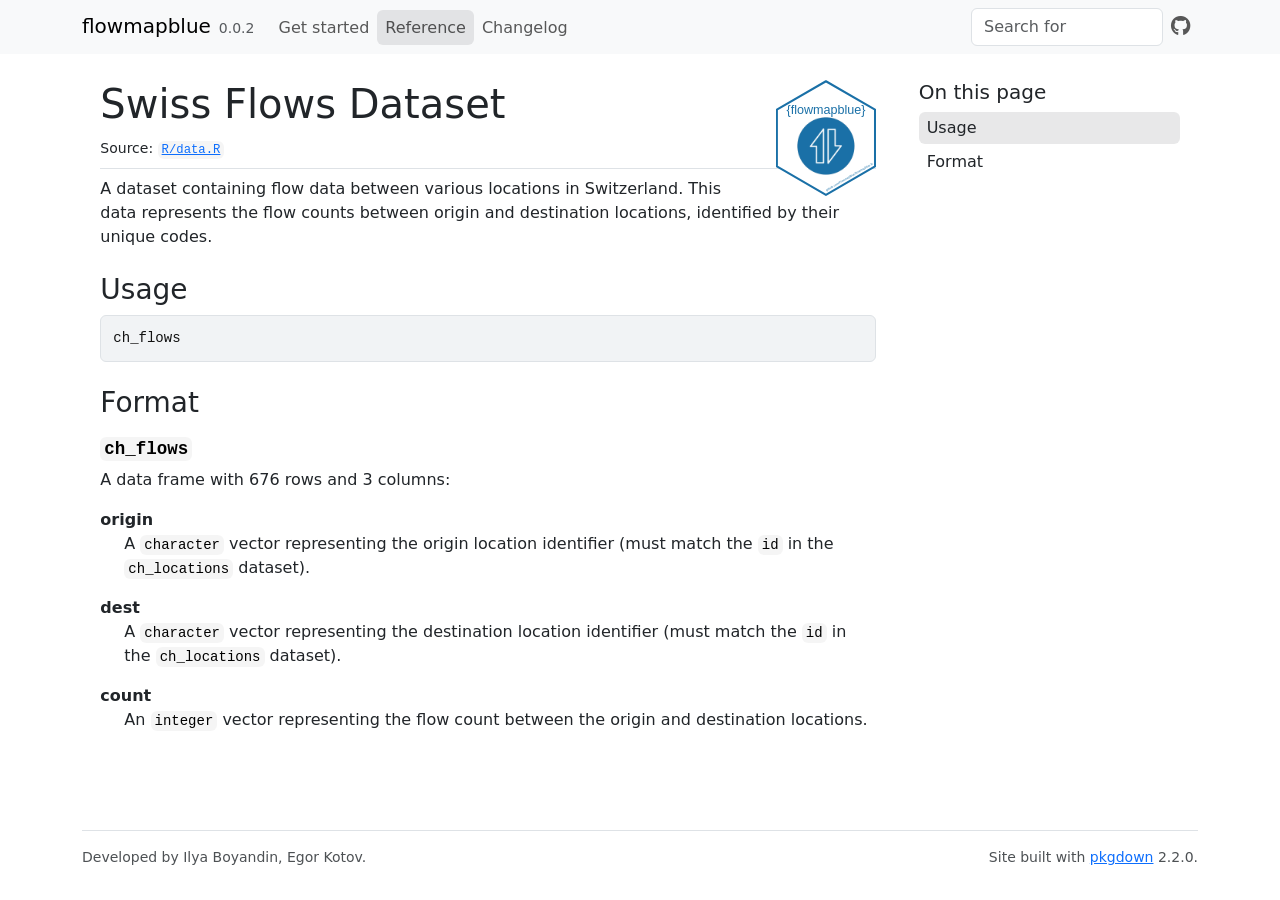
<file: reference/ch_flows.html>
<!DOCTYPE html>
<!-- Generated by pkgdown: do not edit by hand --><html lang="en"><head><meta http-equiv="Content-Type" content="text/html; charset=UTF-8"><meta charset="utf-8"><meta http-equiv="X-UA-Compatible" content="IE=edge"><meta name="viewport" content="width=device-width, initial-scale=1, shrink-to-fit=no"><title>Swiss Flows Dataset — ch_flows • flowmapblue</title><script src="../deps/jquery-3.6.0/jquery-3.6.0.min.js"></script><meta name="viewport" content="width=device-width, initial-scale=1, shrink-to-fit=no"><link href="../deps/bootstrap-5.3.1/bootstrap.min.css" rel="stylesheet"><script src="../deps/bootstrap-5.3.1/bootstrap.bundle.min.js"></script><link href="../deps/font-awesome-6.5.2/css/all.min.css" rel="stylesheet"><link href="../deps/font-awesome-6.5.2/css/v4-shims.min.css" rel="stylesheet"><script src="../deps/headroom-0.11.0/headroom.min.js"></script><script src="../deps/headroom-0.11.0/jQuery.headroom.min.js"></script><script src="../deps/bootstrap-toc-1.0.1/bootstrap-toc.min.js"></script><script src="../deps/clipboard.js-2.0.11/clipboard.min.js"></script><script src="../deps/search-1.0.0/autocomplete.jquery.min.js"></script><script src="../deps/search-1.0.0/fuse.min.js"></script><script src="../deps/search-1.0.0/mark.min.js"></script><!-- pkgdown --><script src="../pkgdown.js"></script><meta property="og:title" content="Swiss Flows Dataset — ch_flows"><meta name="description" content="A dataset containing flow data between various locations in Switzerland. This data represents the flow counts between origin and destination locations, identified by their unique codes."><meta property="og:description" content="A dataset containing flow data between various locations in Switzerland. This data represents the flow counts between origin and destination locations, identified by their unique codes."><meta property="og:image" content="https://flowmapblue.github.io/flowmapblue.R/card.png"></head><body>
    <a href="#main" class="visually-hidden-focusable">Skip to contents</a>


    <nav class="navbar navbar-expand-lg fixed-top bg-light" data-bs-theme="light" aria-label="Site navigation"><div class="container">

    <a class="navbar-brand me-2" href="../index.html">flowmapblue</a>

    <small class="nav-text text-muted me-auto" data-bs-toggle="tooltip" data-bs-placement="bottom" title="">0.0.2</small>


    <button class="navbar-toggler" type="button" data-bs-toggle="collapse" data-bs-target="#navbar" aria-controls="navbar" aria-expanded="false" aria-label="Toggle navigation">
      <span class="navbar-toggler-icon"></span>
    </button>

    <div id="navbar" class="collapse navbar-collapse ms-3">
      <ul class="navbar-nav me-auto"><li class="nav-item"><a class="nav-link" href="../articles/flowmapblue.html">Get started</a></li>
<li class="active nav-item"><a class="nav-link" href="../reference/index.html">Reference</a></li>
<li class="nav-item"><a class="nav-link" href="../news/index.html">Changelog</a></li>
      </ul><ul class="navbar-nav"><li class="nav-item"><form class="form-inline" role="search">
 <input class="form-control" type="search" name="search-input" id="search-input" autocomplete="off" aria-label="Search site" placeholder="Search for" data-search-index="../search.json"></form></li>
<li class="nav-item"><a class="external-link nav-link" href="https://github.com/FlowmapBlue/flowmapblue.R/" aria-label="GitHub"><span class="fa fab fa-github fa-lg"></span></a></li>
      </ul></div>


  </div>
</nav><div class="container template-reference-topic">
<div class="row">
  <main id="main" class="col-md-9"><div class="page-header">
      <img src="../logo.svg" class="logo" alt=""><h1>Swiss Flows Dataset</h1>
      <small class="dont-index">Source: <a href="https://github.com/FlowmapBlue/flowmapblue.R/blob/master/R/data.R" class="external-link"><code>R/data.R</code></a></small>
      <div class="d-none name"><code>ch_flows.Rd</code></div>
    </div>

    <div class="ref-description section level2">
    <p>A dataset containing flow data between various locations in Switzerland. This data represents the flow counts between origin and destination locations, identified by their unique codes.</p>
    </div>

    <div class="section level2">
    <h2 id="ref-usage">Usage<a class="anchor" aria-label="anchor" href="#ref-usage"></a></h2>
    <div class="sourceCode"><pre class="sourceCode r"><code><span><span class="va">ch_flows</span></span></code></pre></div>
    </div>

    <div class="section level2">
    <h2 id="format">Format<a class="anchor" aria-label="anchor" href="#format"></a></h2>

<div class="section">
<h3 id="ch-flows"><code>ch_flows</code><a class="anchor" aria-label="anchor" href="#ch-flows"></a></h3>


<p>A data frame with 676 rows and 3 columns:</p><dl><dt>origin</dt>
<dd><p>A <code>character</code> vector representing the origin location identifier (must match the <code>id</code> in the <code>ch_locations</code> dataset).</p></dd>

<dt>dest</dt>
<dd><p>A <code>character</code> vector representing the destination location identifier (must match the <code>id</code> in the <code>ch_locations</code> dataset).</p></dd>

<dt>count</dt>
<dd><p>An <code>integer</code> vector representing the flow count between the origin and destination locations.</p></dd>


</dl></div>

    </div>

  </main><aside class="col-md-3"><nav id="toc" aria-label="Table of contents"><h2>On this page</h2>
    </nav></aside></div>


    <footer><div class="pkgdown-footer-left">
  <p>Developed by Ilya Boyandin, Egor Kotov.</p>
</div>

<div class="pkgdown-footer-right">
  <p>Site built with <a href="https://pkgdown.r-lib.org/" class="external-link">pkgdown</a> 2.2.0.</p>
</div>

    </footer></div>





  </body></html>
</file>
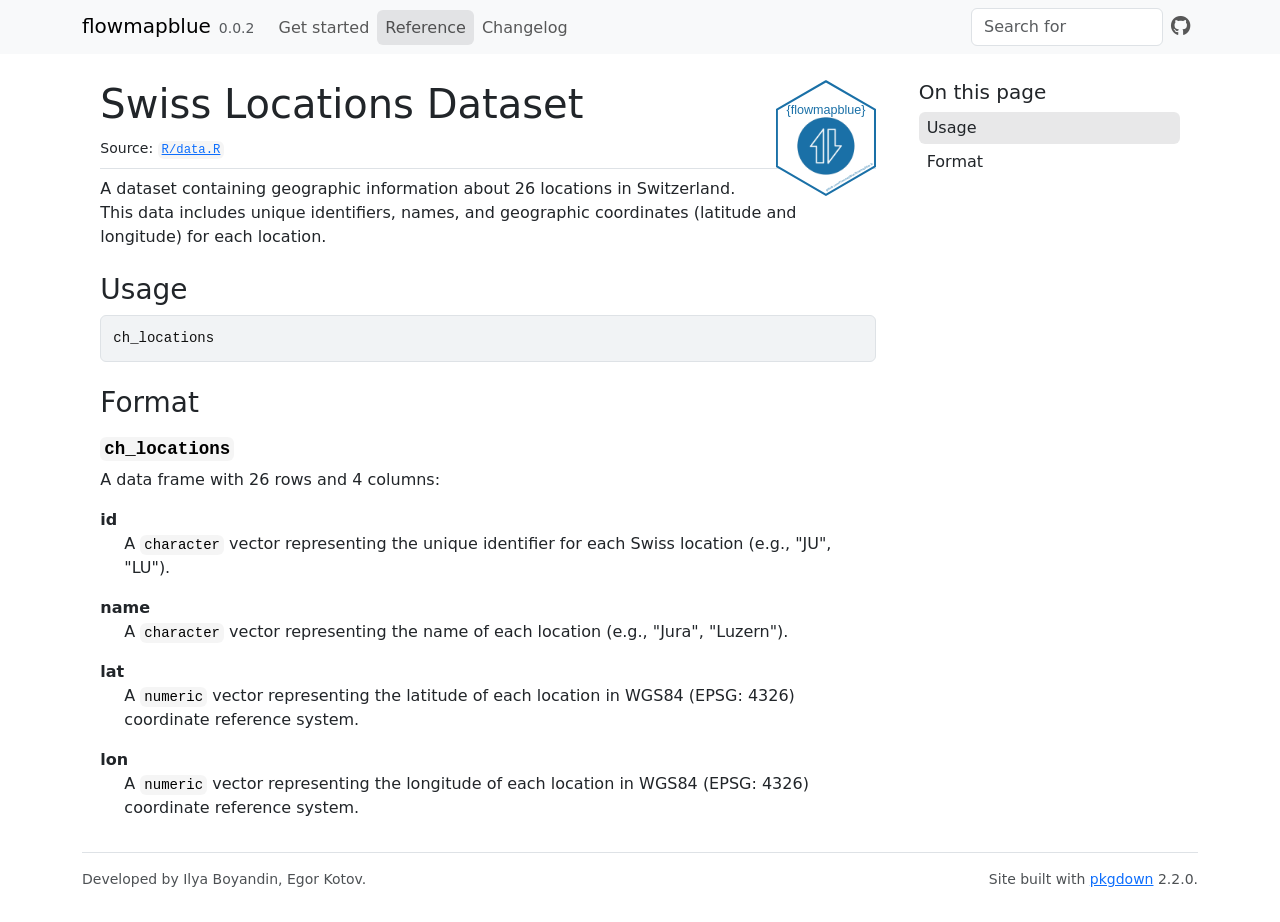
<file: reference/ch_locations.html>
<!DOCTYPE html>
<!-- Generated by pkgdown: do not edit by hand --><html lang="en"><head><meta http-equiv="Content-Type" content="text/html; charset=UTF-8"><meta charset="utf-8"><meta http-equiv="X-UA-Compatible" content="IE=edge"><meta name="viewport" content="width=device-width, initial-scale=1, shrink-to-fit=no"><title>Swiss Locations Dataset — ch_locations • flowmapblue</title><script src="../deps/jquery-3.6.0/jquery-3.6.0.min.js"></script><meta name="viewport" content="width=device-width, initial-scale=1, shrink-to-fit=no"><link href="../deps/bootstrap-5.3.1/bootstrap.min.css" rel="stylesheet"><script src="../deps/bootstrap-5.3.1/bootstrap.bundle.min.js"></script><link href="../deps/font-awesome-6.5.2/css/all.min.css" rel="stylesheet"><link href="../deps/font-awesome-6.5.2/css/v4-shims.min.css" rel="stylesheet"><script src="../deps/headroom-0.11.0/headroom.min.js"></script><script src="../deps/headroom-0.11.0/jQuery.headroom.min.js"></script><script src="../deps/bootstrap-toc-1.0.1/bootstrap-toc.min.js"></script><script src="../deps/clipboard.js-2.0.11/clipboard.min.js"></script><script src="../deps/search-1.0.0/autocomplete.jquery.min.js"></script><script src="../deps/search-1.0.0/fuse.min.js"></script><script src="../deps/search-1.0.0/mark.min.js"></script><!-- pkgdown --><script src="../pkgdown.js"></script><meta property="og:title" content="Swiss Locations Dataset — ch_locations"><meta name="description" content="A dataset containing geographic information about 26 locations in Switzerland. This data includes unique identifiers, names, and geographic coordinates (latitude and longitude) for each location."><meta property="og:description" content="A dataset containing geographic information about 26 locations in Switzerland. This data includes unique identifiers, names, and geographic coordinates (latitude and longitude) for each location."><meta property="og:image" content="https://flowmapblue.github.io/flowmapblue.R/card.png"></head><body>
    <a href="#main" class="visually-hidden-focusable">Skip to contents</a>


    <nav class="navbar navbar-expand-lg fixed-top bg-light" data-bs-theme="light" aria-label="Site navigation"><div class="container">

    <a class="navbar-brand me-2" href="../index.html">flowmapblue</a>

    <small class="nav-text text-muted me-auto" data-bs-toggle="tooltip" data-bs-placement="bottom" title="">0.0.2</small>


    <button class="navbar-toggler" type="button" data-bs-toggle="collapse" data-bs-target="#navbar" aria-controls="navbar" aria-expanded="false" aria-label="Toggle navigation">
      <span class="navbar-toggler-icon"></span>
    </button>

    <div id="navbar" class="collapse navbar-collapse ms-3">
      <ul class="navbar-nav me-auto"><li class="nav-item"><a class="nav-link" href="../articles/flowmapblue.html">Get started</a></li>
<li class="active nav-item"><a class="nav-link" href="../reference/index.html">Reference</a></li>
<li class="nav-item"><a class="nav-link" href="../news/index.html">Changelog</a></li>
      </ul><ul class="navbar-nav"><li class="nav-item"><form class="form-inline" role="search">
 <input class="form-control" type="search" name="search-input" id="search-input" autocomplete="off" aria-label="Search site" placeholder="Search for" data-search-index="../search.json"></form></li>
<li class="nav-item"><a class="external-link nav-link" href="https://github.com/FlowmapBlue/flowmapblue.R/" aria-label="GitHub"><span class="fa fab fa-github fa-lg"></span></a></li>
      </ul></div>


  </div>
</nav><div class="container template-reference-topic">
<div class="row">
  <main id="main" class="col-md-9"><div class="page-header">
      <img src="../logo.svg" class="logo" alt=""><h1>Swiss Locations Dataset</h1>
      <small class="dont-index">Source: <a href="https://github.com/FlowmapBlue/flowmapblue.R/blob/master/R/data.R" class="external-link"><code>R/data.R</code></a></small>
      <div class="d-none name"><code>ch_locations.Rd</code></div>
    </div>

    <div class="ref-description section level2">
    <p>A dataset containing geographic information about 26 locations in Switzerland. This data includes unique identifiers, names, and geographic coordinates (latitude and longitude) for each location.</p>
    </div>

    <div class="section level2">
    <h2 id="ref-usage">Usage<a class="anchor" aria-label="anchor" href="#ref-usage"></a></h2>
    <div class="sourceCode"><pre class="sourceCode r"><code><span><span class="va">ch_locations</span></span></code></pre></div>
    </div>

    <div class="section level2">
    <h2 id="format">Format<a class="anchor" aria-label="anchor" href="#format"></a></h2>

<div class="section">
<h3 id="ch-locations"><code>ch_locations</code><a class="anchor" aria-label="anchor" href="#ch-locations"></a></h3>


<p>A data frame with 26 rows and 4 columns:</p><dl><dt>id</dt>
<dd><p>A <code>character</code> vector representing the unique identifier for each Swiss location (e.g., "JU", "LU").</p></dd>

<dt>name</dt>
<dd><p>A <code>character</code> vector representing the name of each location (e.g., "Jura", "Luzern").</p></dd>

<dt>lat</dt>
<dd><p>A <code>numeric</code> vector representing the latitude of each location in WGS84 (EPSG: 4326) coordinate reference system.</p></dd>

<dt>lon</dt>
<dd><p>A <code>numeric</code> vector representing the longitude of each location in WGS84 (EPSG: 4326) coordinate reference system.</p></dd>


</dl></div>

    </div>

  </main><aside class="col-md-3"><nav id="toc" aria-label="Table of contents"><h2>On this page</h2>
    </nav></aside></div>


    <footer><div class="pkgdown-footer-left">
  <p>Developed by Ilya Boyandin, Egor Kotov.</p>
</div>

<div class="pkgdown-footer-right">
  <p>Site built with <a href="https://pkgdown.r-lib.org/" class="external-link">pkgdown</a> 2.2.0.</p>
</div>

    </footer></div>





  </body></html>
</file>
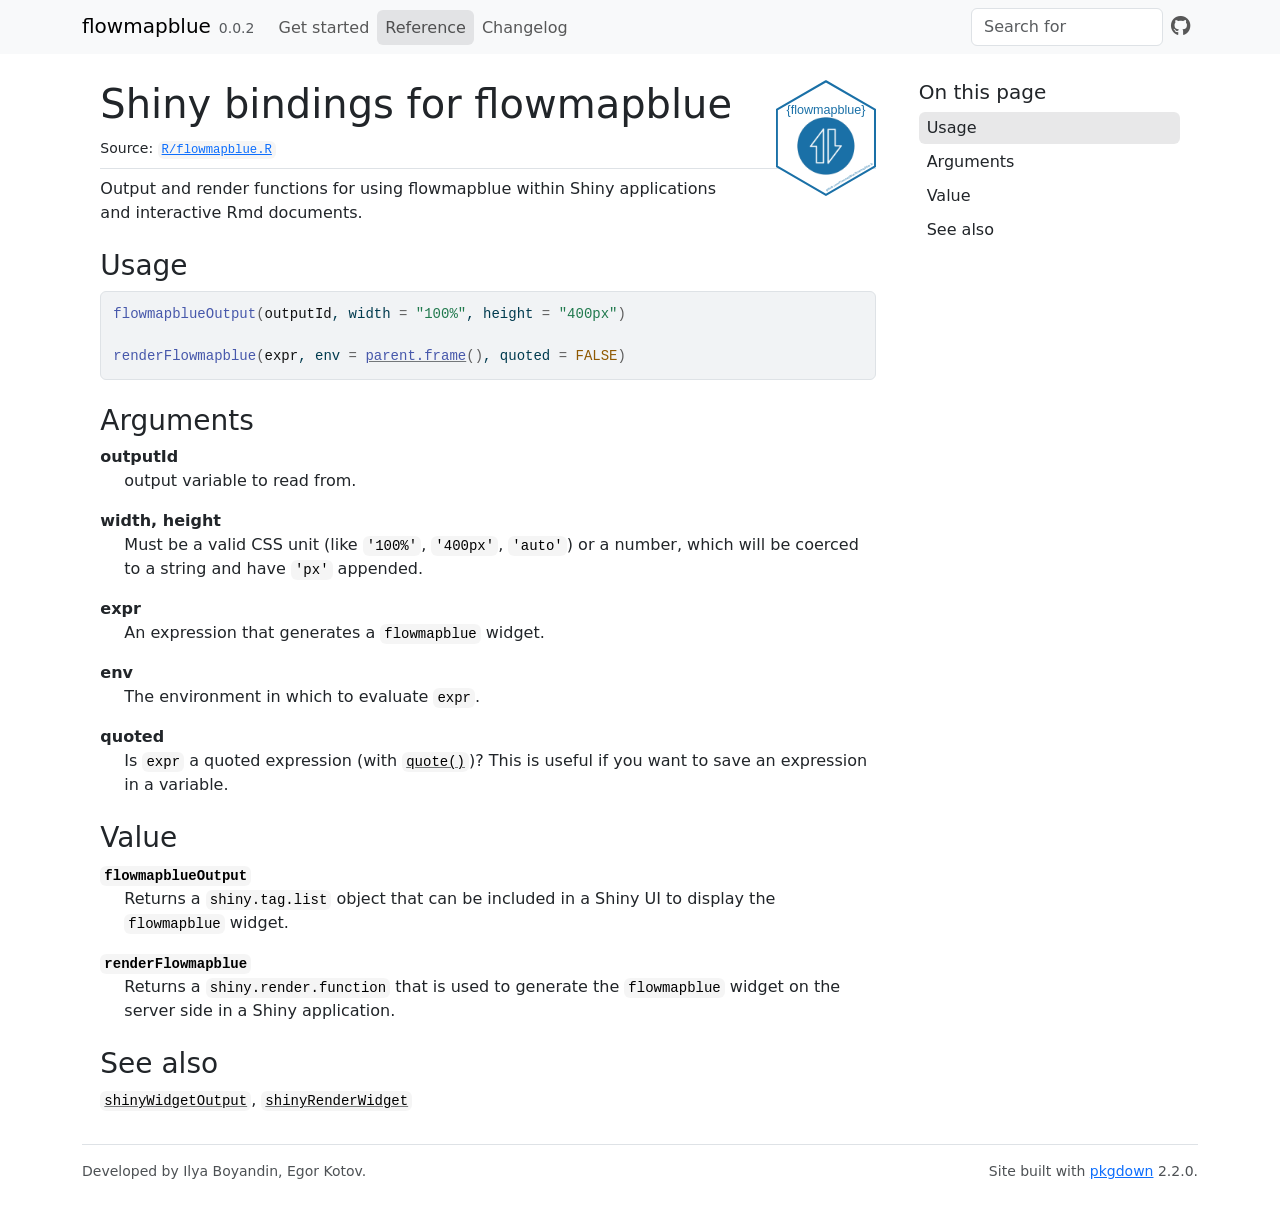
<file: reference/flowmapblue-shiny.html>
<!DOCTYPE html>
<!-- Generated by pkgdown: do not edit by hand --><html lang="en"><head><meta http-equiv="Content-Type" content="text/html; charset=UTF-8"><meta charset="utf-8"><meta http-equiv="X-UA-Compatible" content="IE=edge"><meta name="viewport" content="width=device-width, initial-scale=1, shrink-to-fit=no"><title>Shiny bindings for flowmapblue — flowmapblue-shiny • flowmapblue</title><script src="../deps/jquery-3.6.0/jquery-3.6.0.min.js"></script><meta name="viewport" content="width=device-width, initial-scale=1, shrink-to-fit=no"><link href="../deps/bootstrap-5.3.1/bootstrap.min.css" rel="stylesheet"><script src="../deps/bootstrap-5.3.1/bootstrap.bundle.min.js"></script><link href="../deps/font-awesome-6.5.2/css/all.min.css" rel="stylesheet"><link href="../deps/font-awesome-6.5.2/css/v4-shims.min.css" rel="stylesheet"><script src="../deps/headroom-0.11.0/headroom.min.js"></script><script src="../deps/headroom-0.11.0/jQuery.headroom.min.js"></script><script src="../deps/bootstrap-toc-1.0.1/bootstrap-toc.min.js"></script><script src="../deps/clipboard.js-2.0.11/clipboard.min.js"></script><script src="../deps/search-1.0.0/autocomplete.jquery.min.js"></script><script src="../deps/search-1.0.0/fuse.min.js"></script><script src="../deps/search-1.0.0/mark.min.js"></script><!-- pkgdown --><script src="../pkgdown.js"></script><meta property="og:title" content="Shiny bindings for flowmapblue — flowmapblue-shiny"><meta name="description" content="Output and render functions for using flowmapblue within Shiny
applications and interactive Rmd documents."><meta property="og:description" content="Output and render functions for using flowmapblue within Shiny
applications and interactive Rmd documents."><meta property="og:image" content="https://flowmapblue.github.io/flowmapblue.R/card.png"></head><body>
    <a href="#main" class="visually-hidden-focusable">Skip to contents</a>


    <nav class="navbar navbar-expand-lg fixed-top bg-light" data-bs-theme="light" aria-label="Site navigation"><div class="container">

    <a class="navbar-brand me-2" href="../index.html">flowmapblue</a>

    <small class="nav-text text-muted me-auto" data-bs-toggle="tooltip" data-bs-placement="bottom" title="">0.0.2</small>


    <button class="navbar-toggler" type="button" data-bs-toggle="collapse" data-bs-target="#navbar" aria-controls="navbar" aria-expanded="false" aria-label="Toggle navigation">
      <span class="navbar-toggler-icon"></span>
    </button>

    <div id="navbar" class="collapse navbar-collapse ms-3">
      <ul class="navbar-nav me-auto"><li class="nav-item"><a class="nav-link" href="../articles/flowmapblue.html">Get started</a></li>
<li class="active nav-item"><a class="nav-link" href="../reference/index.html">Reference</a></li>
<li class="nav-item"><a class="nav-link" href="../news/index.html">Changelog</a></li>
      </ul><ul class="navbar-nav"><li class="nav-item"><form class="form-inline" role="search">
 <input class="form-control" type="search" name="search-input" id="search-input" autocomplete="off" aria-label="Search site" placeholder="Search for" data-search-index="../search.json"></form></li>
<li class="nav-item"><a class="external-link nav-link" href="https://github.com/FlowmapBlue/flowmapblue.R/" aria-label="GitHub"><span class="fa fab fa-github fa-lg"></span></a></li>
      </ul></div>


  </div>
</nav><div class="container template-reference-topic">
<div class="row">
  <main id="main" class="col-md-9"><div class="page-header">
      <img src="../logo.svg" class="logo" alt=""><h1>Shiny bindings for flowmapblue</h1>
      <small class="dont-index">Source: <a href="https://github.com/FlowmapBlue/flowmapblue.R/blob/master/R/flowmapblue.R" class="external-link"><code>R/flowmapblue.R</code></a></small>
      <div class="d-none name"><code>flowmapblue-shiny.Rd</code></div>
    </div>

    <div class="ref-description section level2">
    <p>Output and render functions for using flowmapblue within Shiny
applications and interactive Rmd documents.</p>
    </div>

    <div class="section level2">
    <h2 id="ref-usage">Usage<a class="anchor" aria-label="anchor" href="#ref-usage"></a></h2>
    <div class="sourceCode"><pre class="sourceCode r"><code><span><span class="fu">flowmapblueOutput</span><span class="op">(</span><span class="va">outputId</span>, width <span class="op">=</span> <span class="st">"100%"</span>, height <span class="op">=</span> <span class="st">"400px"</span><span class="op">)</span></span>
<span></span>
<span><span class="fu">renderFlowmapblue</span><span class="op">(</span><span class="va">expr</span>, env <span class="op">=</span> <span class="fu"><a href="https://rdrr.io/r/base/sys.parent.html" class="external-link">parent.frame</a></span><span class="op">(</span><span class="op">)</span>, quoted <span class="op">=</span> <span class="cn">FALSE</span><span class="op">)</span></span></code></pre></div>
    </div>

    <div class="section level2">
    <h2 id="arguments">Arguments<a class="anchor" aria-label="anchor" href="#arguments"></a></h2>


<dl><dt id="arg-outputid">outputId<a class="anchor" aria-label="anchor" href="#arg-outputid"></a></dt>
<dd><p>output variable to read from.</p></dd>


<dt id="arg-width-height">width, height<a class="anchor" aria-label="anchor" href="#arg-width-height"></a></dt>
<dd><p>Must be a valid CSS unit (like <code>'100%'</code>,
<code>'400px'</code>, <code>'auto'</code>) or a number, which will be coerced to a
string and have <code>'px'</code> appended.</p></dd>


<dt id="arg-expr">expr<a class="anchor" aria-label="anchor" href="#arg-expr"></a></dt>
<dd><p>An expression that generates a <code>flowmapblue</code> widget.</p></dd>


<dt id="arg-env">env<a class="anchor" aria-label="anchor" href="#arg-env"></a></dt>
<dd><p>The environment in which to evaluate <code>expr</code>.</p></dd>


<dt id="arg-quoted">quoted<a class="anchor" aria-label="anchor" href="#arg-quoted"></a></dt>
<dd><p>Is <code>expr</code> a quoted expression (with <code><a href="https://rdrr.io/r/base/substitute.html" class="external-link">quote()</a></code>)? This
is useful if you want to save an expression in a variable.</p></dd>

</dl></div>
    <div class="section level2">
    <h2 id="value">Value<a class="anchor" aria-label="anchor" href="#value"></a></h2>

<dl><dt><code>flowmapblueOutput</code></dt>
<dd><p>Returns a <code>shiny.tag.list</code> object that can be included in a Shiny UI to display the <code>flowmapblue</code> widget.</p></dd>

<dt><code>renderFlowmapblue</code></dt>
<dd><p>Returns a <code>shiny.render.function</code> that is used to generate the <code>flowmapblue</code> widget on the server side in a Shiny application.</p></dd>


</dl></div>
    <div class="section level2">
    <h2 id="see-also">See also<a class="anchor" aria-label="anchor" href="#see-also"></a></h2>
    <div class="dont-index"><p><code><a href="https://rdrr.io/pkg/htmlwidgets/man/htmlwidgets-shiny.html" class="external-link">shinyWidgetOutput</a></code>, <code><a href="https://rdrr.io/pkg/htmlwidgets/man/htmlwidgets-shiny.html" class="external-link">shinyRenderWidget</a></code></p></div>
    </div>

  </main><aside class="col-md-3"><nav id="toc" aria-label="Table of contents"><h2>On this page</h2>
    </nav></aside></div>


    <footer><div class="pkgdown-footer-left">
  <p>Developed by Ilya Boyandin, Egor Kotov.</p>
</div>

<div class="pkgdown-footer-right">
  <p>Site built with <a href="https://pkgdown.r-lib.org/" class="external-link">pkgdown</a> 2.2.0.</p>
</div>

    </footer></div>





  </body></html>
</file>
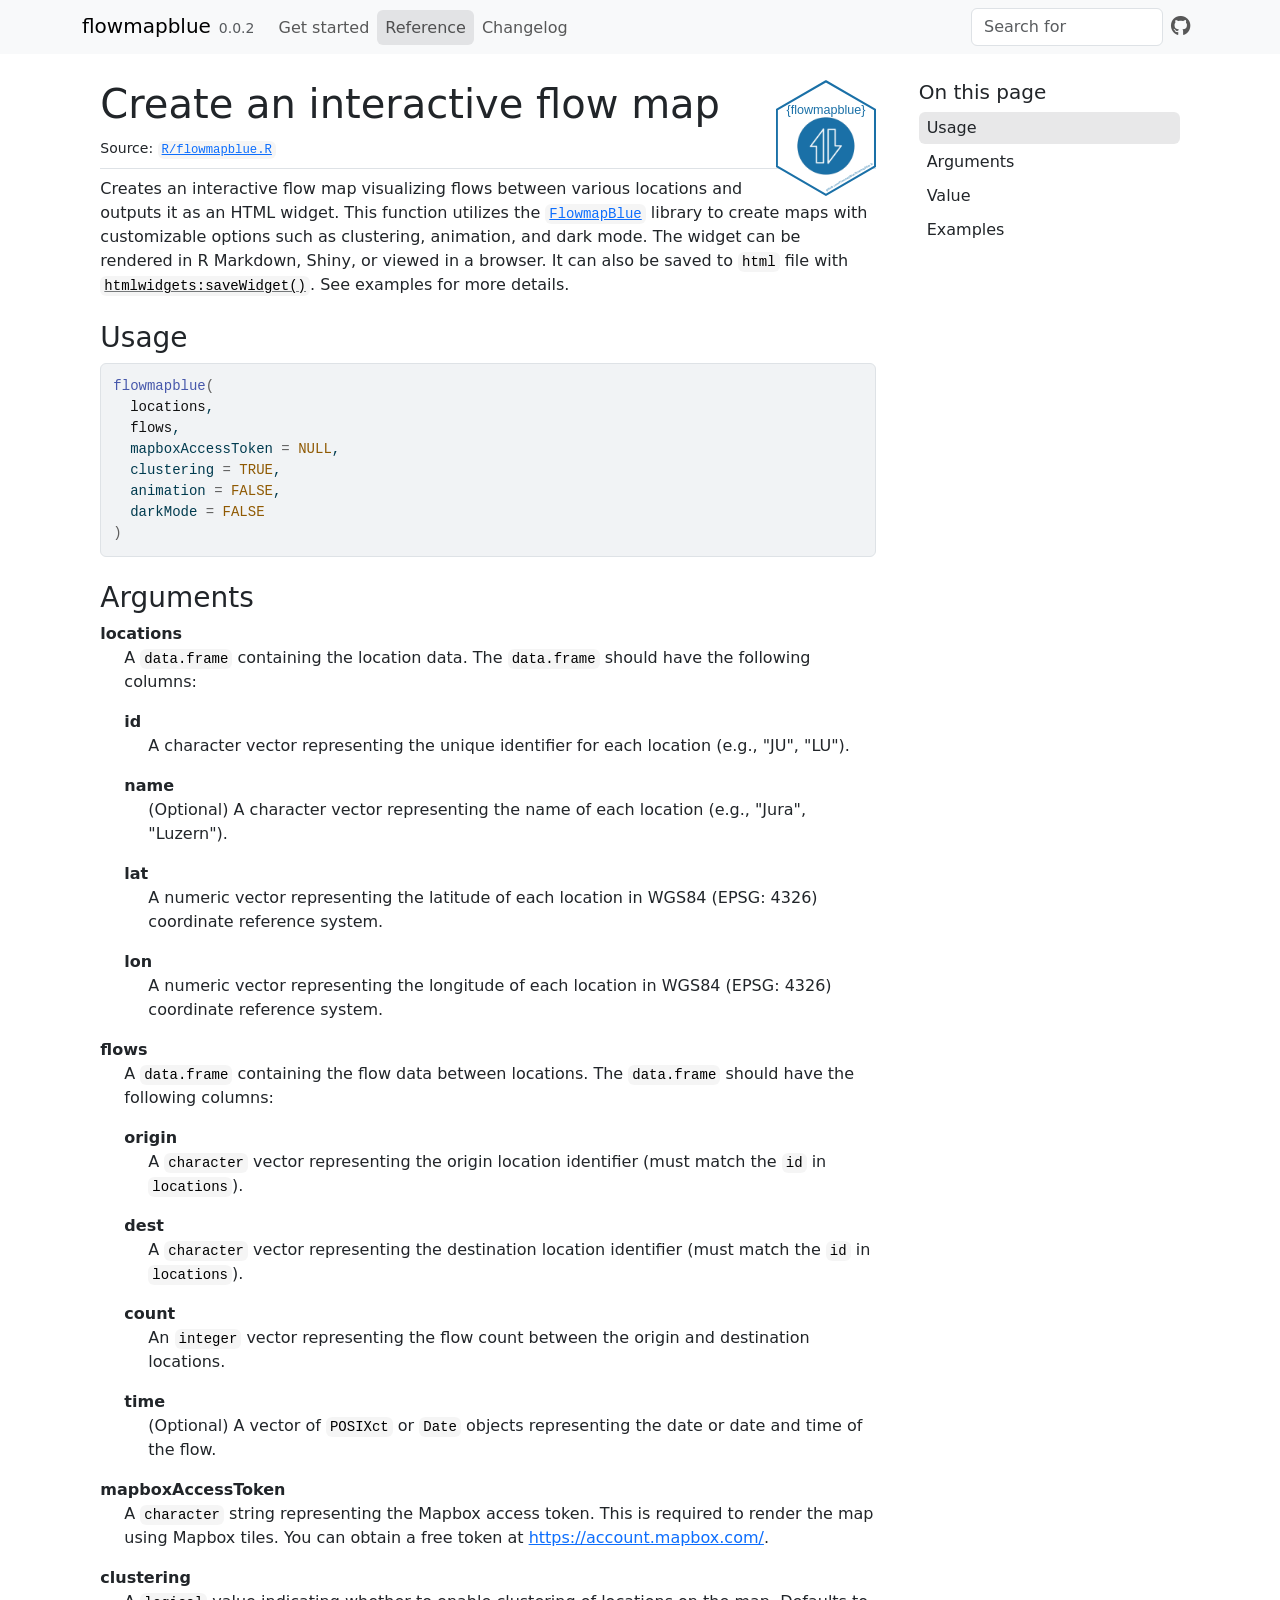
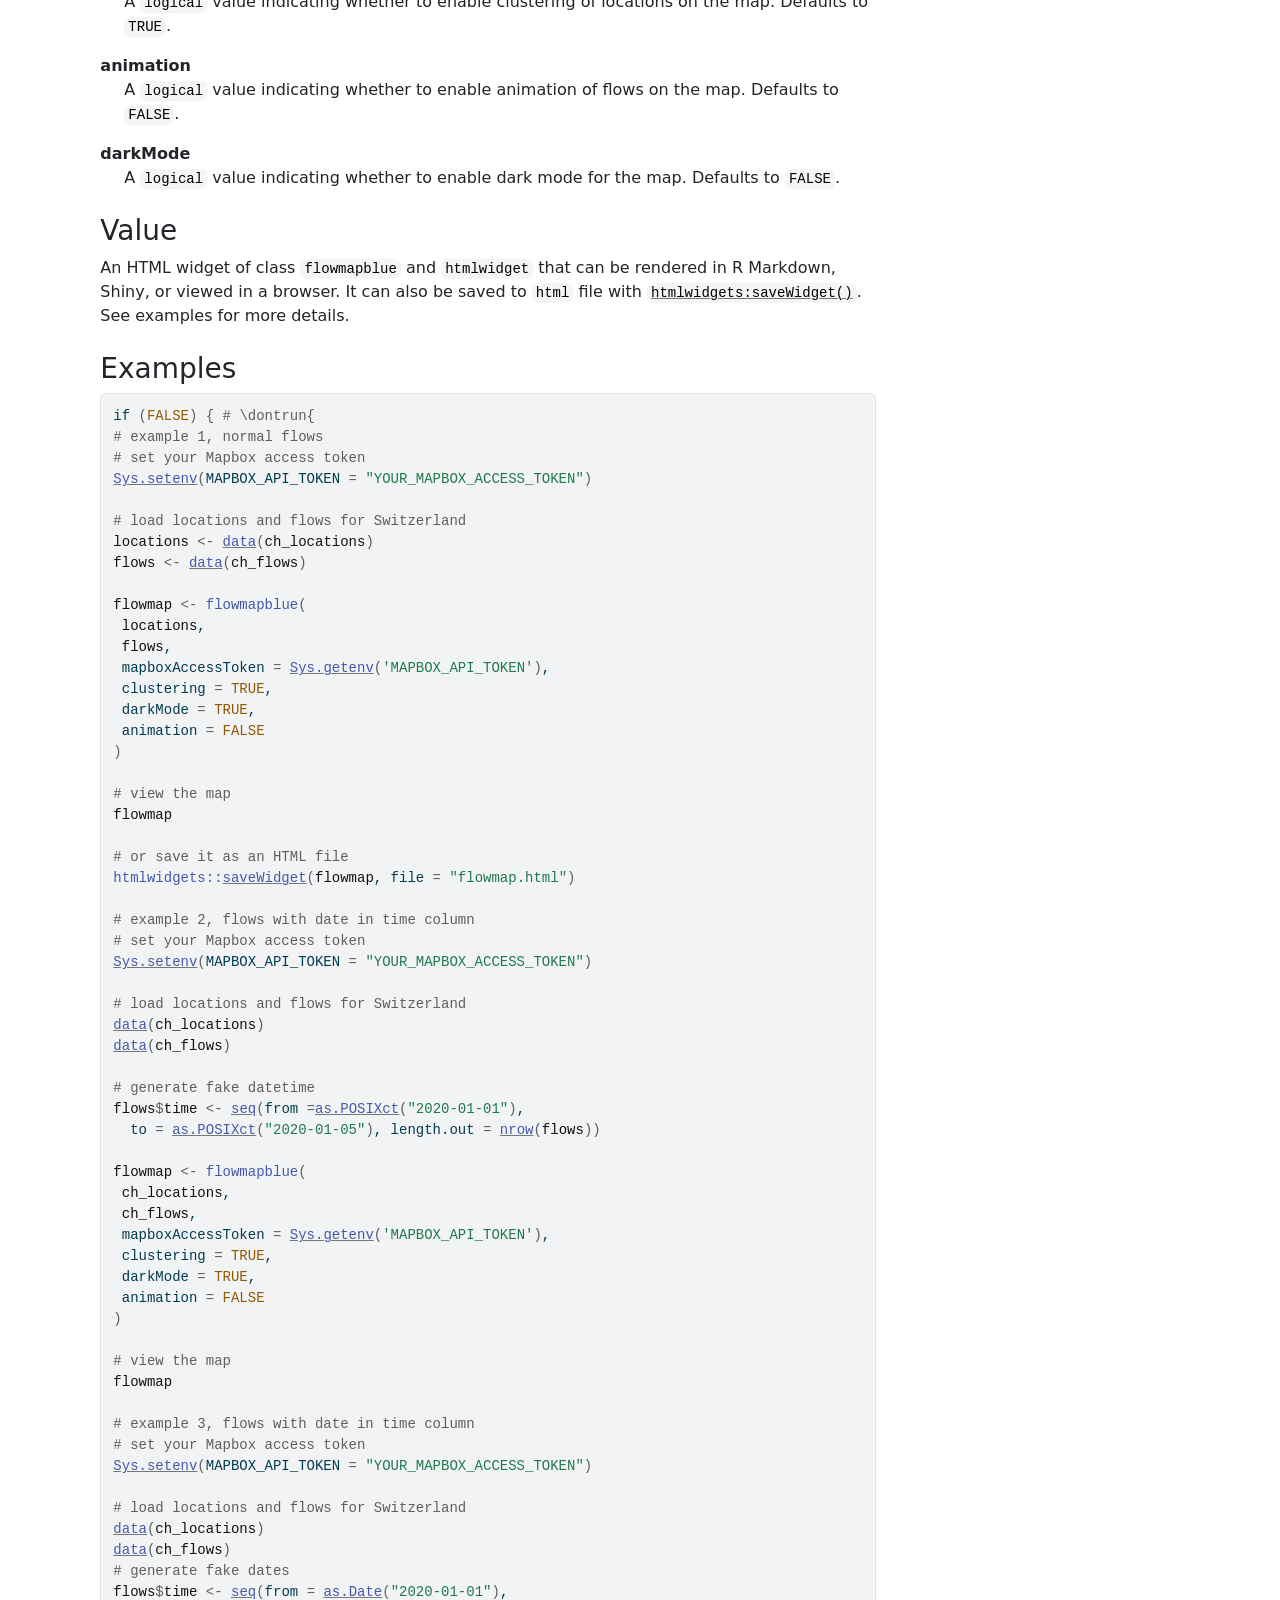
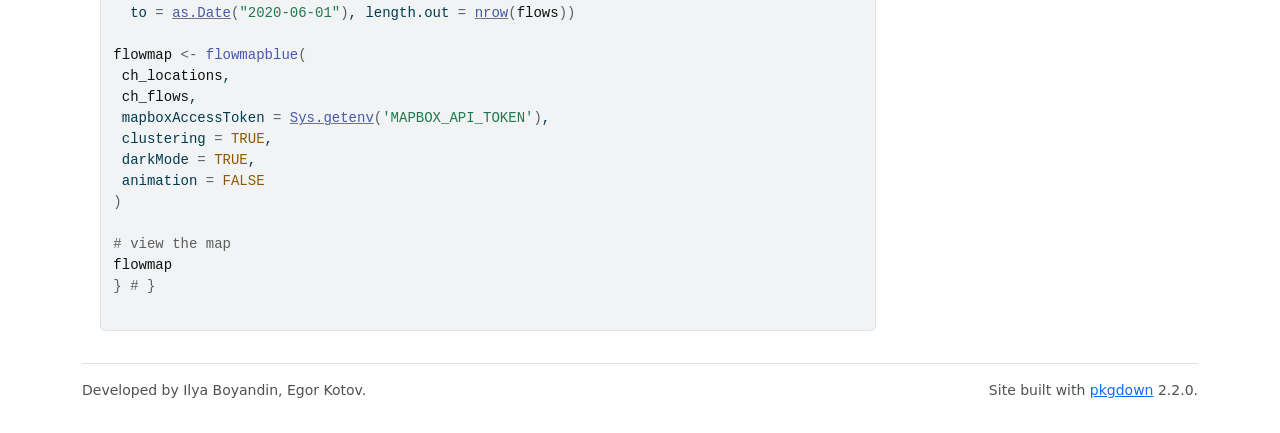
<file: reference/flowmapblue.html>
<!DOCTYPE html>
<!-- Generated by pkgdown: do not edit by hand --><html lang="en"><head><meta http-equiv="Content-Type" content="text/html; charset=UTF-8"><meta charset="utf-8"><meta http-equiv="X-UA-Compatible" content="IE=edge"><meta name="viewport" content="width=device-width, initial-scale=1, shrink-to-fit=no"><title>Create an interactive flow map — flowmapblue • flowmapblue</title><script src="../deps/jquery-3.6.0/jquery-3.6.0.min.js"></script><meta name="viewport" content="width=device-width, initial-scale=1, shrink-to-fit=no"><link href="../deps/bootstrap-5.3.1/bootstrap.min.css" rel="stylesheet"><script src="../deps/bootstrap-5.3.1/bootstrap.bundle.min.js"></script><link href="../deps/font-awesome-6.5.2/css/all.min.css" rel="stylesheet"><link href="../deps/font-awesome-6.5.2/css/v4-shims.min.css" rel="stylesheet"><script src="../deps/headroom-0.11.0/headroom.min.js"></script><script src="../deps/headroom-0.11.0/jQuery.headroom.min.js"></script><script src="../deps/bootstrap-toc-1.0.1/bootstrap-toc.min.js"></script><script src="../deps/clipboard.js-2.0.11/clipboard.min.js"></script><script src="../deps/search-1.0.0/autocomplete.jquery.min.js"></script><script src="../deps/search-1.0.0/fuse.min.js"></script><script src="../deps/search-1.0.0/mark.min.js"></script><!-- pkgdown --><script src="../pkgdown.js"></script><meta property="og:title" content="Create an interactive flow map — flowmapblue"><meta name="description" content="Creates an interactive flow map visualizing flows between various locations and outputs it as an HTML widget. This function utilizes the FlowmapBlue library to create maps with customizable options such as clustering, animation, and dark mode. The widget can be rendered in R Markdown, Shiny, or viewed in a browser. It can also be saved to html file with htmlwidgets:saveWidget(). See examples for more details."><meta property="og:description" content="Creates an interactive flow map visualizing flows between various locations and outputs it as an HTML widget. This function utilizes the FlowmapBlue library to create maps with customizable options such as clustering, animation, and dark mode. The widget can be rendered in R Markdown, Shiny, or viewed in a browser. It can also be saved to html file with htmlwidgets:saveWidget(). See examples for more details."><meta property="og:image" content="https://flowmapblue.github.io/flowmapblue.R/card.png"></head><body>
    <a href="#main" class="visually-hidden-focusable">Skip to contents</a>


    <nav class="navbar navbar-expand-lg fixed-top bg-light" data-bs-theme="light" aria-label="Site navigation"><div class="container">

    <a class="navbar-brand me-2" href="../index.html">flowmapblue</a>

    <small class="nav-text text-muted me-auto" data-bs-toggle="tooltip" data-bs-placement="bottom" title="">0.0.2</small>


    <button class="navbar-toggler" type="button" data-bs-toggle="collapse" data-bs-target="#navbar" aria-controls="navbar" aria-expanded="false" aria-label="Toggle navigation">
      <span class="navbar-toggler-icon"></span>
    </button>

    <div id="navbar" class="collapse navbar-collapse ms-3">
      <ul class="navbar-nav me-auto"><li class="nav-item"><a class="nav-link" href="../articles/flowmapblue.html">Get started</a></li>
<li class="active nav-item"><a class="nav-link" href="../reference/index.html">Reference</a></li>
<li class="nav-item"><a class="nav-link" href="../news/index.html">Changelog</a></li>
      </ul><ul class="navbar-nav"><li class="nav-item"><form class="form-inline" role="search">
 <input class="form-control" type="search" name="search-input" id="search-input" autocomplete="off" aria-label="Search site" placeholder="Search for" data-search-index="../search.json"></form></li>
<li class="nav-item"><a class="external-link nav-link" href="https://github.com/FlowmapBlue/flowmapblue.R/" aria-label="GitHub"><span class="fa fab fa-github fa-lg"></span></a></li>
      </ul></div>


  </div>
</nav><div class="container template-reference-topic">
<div class="row">
  <main id="main" class="col-md-9"><div class="page-header">
      <img src="../logo.svg" class="logo" alt=""><h1>Create an interactive flow map</h1>
      <small class="dont-index">Source: <a href="https://github.com/FlowmapBlue/flowmapblue.R/blob/master/R/flowmapblue.R" class="external-link"><code>R/flowmapblue.R</code></a></small>
      <div class="d-none name"><code>flowmapblue.Rd</code></div>
    </div>

    <div class="ref-description section level2">
    <p>Creates an interactive flow map visualizing flows between various locations and outputs it as an HTML widget. This function utilizes the <a href="https://www.flowmap.blue/" class="external-link"><code>FlowmapBlue</code></a> library to create maps with customizable options such as clustering, animation, and dark mode. The widget can be rendered in R Markdown, Shiny, or viewed in a browser. It can also be saved to <code>html</code> file with <code><a href="https://rdrr.io/pkg/htmlwidgets/man/saveWidget.html" class="external-link">htmlwidgets:saveWidget()</a></code>. See examples for more details.</p>
    </div>

    <div class="section level2">
    <h2 id="ref-usage">Usage<a class="anchor" aria-label="anchor" href="#ref-usage"></a></h2>
    <div class="sourceCode"><pre class="sourceCode r"><code><span><span class="fu">flowmapblue</span><span class="op">(</span></span>
<span>  <span class="va">locations</span>,</span>
<span>  <span class="va">flows</span>,</span>
<span>  mapboxAccessToken <span class="op">=</span> <span class="cn">NULL</span>,</span>
<span>  clustering <span class="op">=</span> <span class="cn">TRUE</span>,</span>
<span>  animation <span class="op">=</span> <span class="cn">FALSE</span>,</span>
<span>  darkMode <span class="op">=</span> <span class="cn">FALSE</span></span>
<span><span class="op">)</span></span></code></pre></div>
    </div>

    <div class="section level2">
    <h2 id="arguments">Arguments<a class="anchor" aria-label="anchor" href="#arguments"></a></h2>


<dl><dt id="arg-locations">locations<a class="anchor" aria-label="anchor" href="#arg-locations"></a></dt>
<dd><p>A <code>data.frame</code> containing the location data. The <code>data.frame</code> should have the following columns:</p><dl><dt>id</dt>
<dd><p>A character vector representing the unique identifier for each location (e.g., "JU", "LU").</p></dd>

<dt>name</dt>
<dd><p>(Optional) A character vector representing the name of each location (e.g., "Jura", "Luzern").</p></dd>

<dt>lat</dt>
<dd><p>A numeric vector representing the latitude of each location in WGS84 (EPSG: 4326) coordinate reference system.</p></dd>

<dt>lon</dt>
<dd><p>A numeric vector representing the longitude of each location in WGS84 (EPSG: 4326) coordinate reference system.</p></dd>


</dl></dd>


<dt id="arg-flows">flows<a class="anchor" aria-label="anchor" href="#arg-flows"></a></dt>
<dd><p>A <code>data.frame</code> containing the flow data between locations. The <code>data.frame</code> should have the following columns:</p><dl><dt>origin</dt>
<dd><p>A <code>character</code> vector representing the origin location identifier (must match the <code>id</code> in <code>locations</code>).</p></dd>

<dt>dest</dt>
<dd><p>A <code>character</code> vector representing the destination location identifier (must match the <code>id</code> in <code>locations</code>).</p></dd>

<dt>count</dt>
<dd><p>An <code>integer</code> vector representing the flow count between the origin and destination locations.</p></dd>

<dt>time</dt>
<dd><p>(Optional) A vector of <code>POSIXct</code> or <code>Date</code> objects representing the date or date and time of the flow.</p></dd>


</dl></dd>


<dt id="arg-mapboxaccesstoken">mapboxAccessToken<a class="anchor" aria-label="anchor" href="#arg-mapboxaccesstoken"></a></dt>
<dd><p>A <code>character</code> string representing the Mapbox access token. This is required to render the map using Mapbox tiles. You can obtain a free token at <a href="https://account.mapbox.com/" class="external-link">https://account.mapbox.com/</a>.</p></dd>


<dt id="arg-clustering">clustering<a class="anchor" aria-label="anchor" href="#arg-clustering"></a></dt>
<dd><p>A <code>logical</code> value indicating whether to enable clustering of locations on the map. Defaults to <code>TRUE</code>.</p></dd>


<dt id="arg-animation">animation<a class="anchor" aria-label="anchor" href="#arg-animation"></a></dt>
<dd><p>A <code>logical</code> value indicating whether to enable animation of flows on the map. Defaults to <code>FALSE</code>.</p></dd>


<dt id="arg-darkmode">darkMode<a class="anchor" aria-label="anchor" href="#arg-darkmode"></a></dt>
<dd><p>A <code>logical</code> value indicating whether to enable dark mode for the map. Defaults to <code>FALSE</code>.</p></dd>

</dl></div>
    <div class="section level2">
    <h2 id="value">Value<a class="anchor" aria-label="anchor" href="#value"></a></h2>
    <p>An HTML widget of class <code>flowmapblue</code> and <code>htmlwidget</code> that can be rendered in R Markdown, Shiny, or viewed in a browser. It can also be saved to <code>html</code> file with <code><a href="https://rdrr.io/pkg/htmlwidgets/man/saveWidget.html" class="external-link">htmlwidgets:saveWidget()</a></code>. See examples for more details.</p>
    </div>

    <div class="section level2">
    <h2 id="ref-examples">Examples<a class="anchor" aria-label="anchor" href="#ref-examples"></a></h2>
    <div class="sourceCode"><pre class="sourceCode r"><code><span class="r-in"><span><span class="kw">if</span> <span class="op">(</span><span class="cn">FALSE</span><span class="op">)</span> <span class="op">{</span> <span class="co"># \dontrun{</span></span></span>
<span class="r-in"><span><span class="co"># example 1, normal flows</span></span></span>
<span class="r-in"><span><span class="co"># set your Mapbox access token</span></span></span>
<span class="r-in"><span><span class="fu"><a href="https://rdrr.io/r/base/Sys.setenv.html" class="external-link">Sys.setenv</a></span><span class="op">(</span>MAPBOX_API_TOKEN <span class="op">=</span> <span class="st">"YOUR_MAPBOX_ACCESS_TOKEN"</span><span class="op">)</span></span></span>
<span class="r-in"><span></span></span>
<span class="r-in"><span><span class="co"># load locations and flows for Switzerland</span></span></span>
<span class="r-in"><span><span class="va">locations</span> <span class="op">&lt;-</span> <span class="fu"><a href="https://rdrr.io/r/utils/data.html" class="external-link">data</a></span><span class="op">(</span><span class="va">ch_locations</span><span class="op">)</span></span></span>
<span class="r-in"><span><span class="va">flows</span> <span class="op">&lt;-</span> <span class="fu"><a href="https://rdrr.io/r/utils/data.html" class="external-link">data</a></span><span class="op">(</span><span class="va">ch_flows</span><span class="op">)</span></span></span>
<span class="r-in"><span></span></span>
<span class="r-in"><span><span class="va">flowmap</span> <span class="op">&lt;-</span> <span class="fu">flowmapblue</span><span class="op">(</span></span></span>
<span class="r-in"><span> <span class="va">locations</span>,</span></span>
<span class="r-in"><span> <span class="va">flows</span>,</span></span>
<span class="r-in"><span> mapboxAccessToken <span class="op">=</span> <span class="fu"><a href="https://rdrr.io/r/base/Sys.getenv.html" class="external-link">Sys.getenv</a></span><span class="op">(</span><span class="st">'MAPBOX_API_TOKEN'</span><span class="op">)</span>,</span></span>
<span class="r-in"><span> clustering <span class="op">=</span> <span class="cn">TRUE</span>,</span></span>
<span class="r-in"><span> darkMode <span class="op">=</span> <span class="cn">TRUE</span>,</span></span>
<span class="r-in"><span> animation <span class="op">=</span> <span class="cn">FALSE</span></span></span>
<span class="r-in"><span><span class="op">)</span></span></span>
<span class="r-in"><span></span></span>
<span class="r-in"><span><span class="co"># view the map</span></span></span>
<span class="r-in"><span><span class="va">flowmap</span></span></span>
<span class="r-in"><span></span></span>
<span class="r-in"><span><span class="co"># or save it as an HTML file</span></span></span>
<span class="r-in"><span><span class="fu">htmlwidgets</span><span class="fu">::</span><span class="fu"><a href="https://rdrr.io/pkg/htmlwidgets/man/saveWidget.html" class="external-link">saveWidget</a></span><span class="op">(</span><span class="va">flowmap</span>, file <span class="op">=</span> <span class="st">"flowmap.html"</span><span class="op">)</span></span></span>
<span class="r-in"><span></span></span>
<span class="r-in"><span><span class="co"># example 2, flows with date in time column</span></span></span>
<span class="r-in"><span><span class="co"># set your Mapbox access token</span></span></span>
<span class="r-in"><span><span class="fu"><a href="https://rdrr.io/r/base/Sys.setenv.html" class="external-link">Sys.setenv</a></span><span class="op">(</span>MAPBOX_API_TOKEN <span class="op">=</span> <span class="st">"YOUR_MAPBOX_ACCESS_TOKEN"</span><span class="op">)</span></span></span>
<span class="r-in"><span></span></span>
<span class="r-in"><span><span class="co"># load locations and flows for Switzerland</span></span></span>
<span class="r-in"><span><span class="fu"><a href="https://rdrr.io/r/utils/data.html" class="external-link">data</a></span><span class="op">(</span><span class="va">ch_locations</span><span class="op">)</span></span></span>
<span class="r-in"><span><span class="fu"><a href="https://rdrr.io/r/utils/data.html" class="external-link">data</a></span><span class="op">(</span><span class="va">ch_flows</span><span class="op">)</span></span></span>
<span class="r-in"><span></span></span>
<span class="r-in"><span><span class="co"># generate fake datetime</span></span></span>
<span class="r-in"><span><span class="va">flows</span><span class="op">$</span><span class="va">time</span> <span class="op">&lt;-</span> <span class="fu"><a href="https://rdrr.io/r/base/seq.html" class="external-link">seq</a></span><span class="op">(</span>from <span class="op">=</span><span class="fu"><a href="https://rdrr.io/r/base/as.POSIXlt.html" class="external-link">as.POSIXct</a></span><span class="op">(</span><span class="st">"2020-01-01"</span><span class="op">)</span>,</span></span>
<span class="r-in"><span>  to <span class="op">=</span> <span class="fu"><a href="https://rdrr.io/r/base/as.POSIXlt.html" class="external-link">as.POSIXct</a></span><span class="op">(</span><span class="st">"2020-01-05"</span><span class="op">)</span>, length.out <span class="op">=</span> <span class="fu"><a href="https://rdrr.io/r/base/nrow.html" class="external-link">nrow</a></span><span class="op">(</span><span class="va">flows</span><span class="op">)</span><span class="op">)</span></span></span>
<span class="r-in"><span></span></span>
<span class="r-in"><span><span class="va">flowmap</span> <span class="op">&lt;-</span> <span class="fu">flowmapblue</span><span class="op">(</span></span></span>
<span class="r-in"><span> <span class="va">ch_locations</span>,</span></span>
<span class="r-in"><span> <span class="va">ch_flows</span>,</span></span>
<span class="r-in"><span> mapboxAccessToken <span class="op">=</span> <span class="fu"><a href="https://rdrr.io/r/base/Sys.getenv.html" class="external-link">Sys.getenv</a></span><span class="op">(</span><span class="st">'MAPBOX_API_TOKEN'</span><span class="op">)</span>,</span></span>
<span class="r-in"><span> clustering <span class="op">=</span> <span class="cn">TRUE</span>,</span></span>
<span class="r-in"><span> darkMode <span class="op">=</span> <span class="cn">TRUE</span>,</span></span>
<span class="r-in"><span> animation <span class="op">=</span> <span class="cn">FALSE</span></span></span>
<span class="r-in"><span><span class="op">)</span></span></span>
<span class="r-in"><span></span></span>
<span class="r-in"><span><span class="co"># view the map</span></span></span>
<span class="r-in"><span><span class="va">flowmap</span></span></span>
<span class="r-in"><span></span></span>
<span class="r-in"><span><span class="co"># example 3, flows with date in time column</span></span></span>
<span class="r-in"><span><span class="co"># set your Mapbox access token</span></span></span>
<span class="r-in"><span><span class="fu"><a href="https://rdrr.io/r/base/Sys.setenv.html" class="external-link">Sys.setenv</a></span><span class="op">(</span>MAPBOX_API_TOKEN <span class="op">=</span> <span class="st">"YOUR_MAPBOX_ACCESS_TOKEN"</span><span class="op">)</span></span></span>
<span class="r-in"><span></span></span>
<span class="r-in"><span><span class="co"># load locations and flows for Switzerland</span></span></span>
<span class="r-in"><span><span class="fu"><a href="https://rdrr.io/r/utils/data.html" class="external-link">data</a></span><span class="op">(</span><span class="va">ch_locations</span><span class="op">)</span></span></span>
<span class="r-in"><span><span class="fu"><a href="https://rdrr.io/r/utils/data.html" class="external-link">data</a></span><span class="op">(</span><span class="va">ch_flows</span><span class="op">)</span></span></span>
<span class="r-in"><span><span class="co"># generate fake dates</span></span></span>
<span class="r-in"><span><span class="va">flows</span><span class="op">$</span><span class="va">time</span> <span class="op">&lt;-</span> <span class="fu"><a href="https://rdrr.io/r/base/seq.html" class="external-link">seq</a></span><span class="op">(</span>from <span class="op">=</span> <span class="fu"><a href="https://rdrr.io/r/base/as.Date.html" class="external-link">as.Date</a></span><span class="op">(</span><span class="st">"2020-01-01"</span><span class="op">)</span>,</span></span>
<span class="r-in"><span>  to <span class="op">=</span> <span class="fu"><a href="https://rdrr.io/r/base/as.Date.html" class="external-link">as.Date</a></span><span class="op">(</span><span class="st">"2020-06-01"</span><span class="op">)</span>, length.out <span class="op">=</span> <span class="fu"><a href="https://rdrr.io/r/base/nrow.html" class="external-link">nrow</a></span><span class="op">(</span><span class="va">flows</span><span class="op">)</span><span class="op">)</span></span></span>
<span class="r-in"><span></span></span>
<span class="r-in"><span><span class="va">flowmap</span> <span class="op">&lt;-</span> <span class="fu">flowmapblue</span><span class="op">(</span></span></span>
<span class="r-in"><span> <span class="va">ch_locations</span>,</span></span>
<span class="r-in"><span> <span class="va">ch_flows</span>,</span></span>
<span class="r-in"><span> mapboxAccessToken <span class="op">=</span> <span class="fu"><a href="https://rdrr.io/r/base/Sys.getenv.html" class="external-link">Sys.getenv</a></span><span class="op">(</span><span class="st">'MAPBOX_API_TOKEN'</span><span class="op">)</span>,</span></span>
<span class="r-in"><span> clustering <span class="op">=</span> <span class="cn">TRUE</span>,</span></span>
<span class="r-in"><span> darkMode <span class="op">=</span> <span class="cn">TRUE</span>,</span></span>
<span class="r-in"><span> animation <span class="op">=</span> <span class="cn">FALSE</span></span></span>
<span class="r-in"><span><span class="op">)</span></span></span>
<span class="r-in"><span></span></span>
<span class="r-in"><span><span class="co"># view the map</span></span></span>
<span class="r-in"><span><span class="va">flowmap</span></span></span>
<span class="r-in"><span><span class="op">}</span> <span class="co"># }</span></span></span>
<span class="r-in"><span></span></span>
</code></pre></div>
    </div>
  </main><aside class="col-md-3"><nav id="toc" aria-label="Table of contents"><h2>On this page</h2>
    </nav></aside></div>


    <footer><div class="pkgdown-footer-left">
  <p>Developed by Ilya Boyandin, Egor Kotov.</p>
</div>

<div class="pkgdown-footer-right">
  <p>Site built with <a href="https://pkgdown.r-lib.org/" class="external-link">pkgdown</a> 2.2.0.</p>
</div>

    </footer></div>





  </body></html>
</file>
<file: articles/flowmapblue_files/libs/quarto-html/tippy.css>
.tippy-box[data-animation=fade][data-state=hidden]{opacity:0}[data-tippy-root]{max-width:calc(100vw - 10px)}.tippy-box{position:relative;background-color:#333;color:#fff;border-radius:4px;font-size:14px;line-height:1.4;white-space:normal;outline:0;transition-property:transform,visibility,opacity}.tippy-box[data-placement^=top]>.tippy-arrow{bottom:0}.tippy-box[data-placement^=top]>.tippy-arrow:before{bottom:-7px;left:0;border-width:8px 8px 0;border-top-color:initial;transform-origin:center top}.tippy-box[data-placement^=bottom]>.tippy-arrow{top:0}.tippy-box[data-placement^=bottom]>.tippy-arrow:before{top:-7px;left:0;border-width:0 8px 8px;border-bottom-color:initial;transform-origin:center bottom}.tippy-box[data-placement^=left]>.tippy-arrow{right:0}.tippy-box[data-placement^=left]>.tippy-arrow:before{border-width:8px 0 8px 8px;border-left-color:initial;right:-7px;transform-origin:center left}.tippy-box[data-placement^=right]>.tippy-arrow{left:0}.tippy-box[data-placement^=right]>.tippy-arrow:before{left:-7px;border-width:8px 8px 8px 0;border-right-color:initial;transform-origin:center right}.tippy-box[data-inertia][data-state=visible]{transition-timing-function:cubic-bezier(.54,1.5,.38,1.11)}.tippy-arrow{width:16px;height:16px;color:#333}.tippy-arrow:before{content:"";position:absolute;border-color:transparent;border-style:solid}.tippy-content{position:relative;padding:5px 9px;z-index:1}
</file>
<file: articles/flowmapblue_files/libs/quarto-html/light-border.css>
.tippy-box[data-theme~=light-border]{background-color:#fff;background-clip:padding-box;border:1px solid rgba(0,8,16,.15);color:#333;box-shadow:0 4px 14px -2px rgba(0,8,16,.08)}.tippy-box[data-theme~=light-border]>.tippy-backdrop{background-color:#fff}.tippy-box[data-theme~=light-border]>.tippy-arrow:after,.tippy-box[data-theme~=light-border]>.tippy-svg-arrow:after{content:"";position:absolute;z-index:-1}.tippy-box[data-theme~=light-border]>.tippy-arrow:after{border-color:transparent;border-style:solid}.tippy-box[data-theme~=light-border][data-placement^=top]>.tippy-arrow:before{border-top-color:#fff}.tippy-box[data-theme~=light-border][data-placement^=top]>.tippy-arrow:after{border-top-color:rgba(0,8,16,.2);border-width:7px 7px 0;top:17px;left:1px}.tippy-box[data-theme~=light-border][data-placement^=top]>.tippy-svg-arrow>svg{top:16px}.tippy-box[data-theme~=light-border][data-placement^=top]>.tippy-svg-arrow:after{top:17px}.tippy-box[data-theme~=light-border][data-placement^=bottom]>.tippy-arrow:before{border-bottom-color:#fff;bottom:16px}.tippy-box[data-theme~=light-border][data-placement^=bottom]>.tippy-arrow:after{border-bottom-color:rgba(0,8,16,.2);border-width:0 7px 7px;bottom:17px;left:1px}.tippy-box[data-theme~=light-border][data-placement^=bottom]>.tippy-svg-arrow>svg{bottom:16px}.tippy-box[data-theme~=light-border][data-placement^=bottom]>.tippy-svg-arrow:after{bottom:17px}.tippy-box[data-theme~=light-border][data-placement^=left]>.tippy-arrow:before{border-left-color:#fff}.tippy-box[data-theme~=light-border][data-placement^=left]>.tippy-arrow:after{border-left-color:rgba(0,8,16,.2);border-width:7px 0 7px 7px;left:17px;top:1px}.tippy-box[data-theme~=light-border][data-placement^=left]>.tippy-svg-arrow>svg{left:11px}.tippy-box[data-theme~=light-border][data-placement^=left]>.tippy-svg-arrow:after{left:12px}.tippy-box[data-theme~=light-border][data-placement^=right]>.tippy-arrow:before{border-right-color:#fff;right:16px}.tippy-box[data-theme~=light-border][data-placement^=right]>.tippy-arrow:after{border-width:7px 7px 7px 0;right:17px;top:1px;border-right-color:rgba(0,8,16,.2)}.tippy-box[data-theme~=light-border][data-placement^=right]>.tippy-svg-arrow>svg{right:11px}.tippy-box[data-theme~=light-border][data-placement^=right]>.tippy-svg-arrow:after{right:12px}.tippy-box[data-theme~=light-border]>.tippy-svg-arrow{fill:#fff}.tippy-box[data-theme~=light-border]>.tippy-svg-arrow:after{background-image:url([data-uri]);background-size:16px 6px;width:16px;height:6px}
</file>
<file: deps/font-awesome-6.5.2/css/v4-shims.min.css>
/*!
 * Font Awesome Free 6.5.2 by @fontawesome - https://fontawesome.com
 * License - https://fontawesome.com/license/free (Icons: CC BY 4.0, Fonts: SIL OFL 1.1, Code: MIT License)
 * Copyright 2024 Fonticons, Inc.
 */
.fa.fa-glass:before{content:"\f000"}.fa.fa-envelope-o{font-family:"Font Awesome 6 Free";font-weight:400}.fa.fa-envelope-o:before{content:"\f0e0"}.fa.fa-star-o{font-family:"Font Awesome 6 Free";font-weight:400}.fa.fa-star-o:before{content:"\f005"}.fa.fa-close:before,.fa.fa-remove:before{content:"\f00d"}.fa.fa-gear:before{content:"\f013"}.fa.fa-trash-o{font-family:"Font Awesome 6 Free";font-weight:400}.fa.fa-trash-o:before{content:"\f2ed"}.fa.fa-home:before{content:"\f015"}.fa.fa-file-o{font-family:"Font Awesome 6 Free";font-weight:400}.fa.fa-file-o:before{content:"\f15b"}.fa.fa-clock-o{font-family:"Font Awesome 6 Free";font-weight:400}.fa.fa-clock-o:before{content:"\f017"}.fa.fa-arrow-circle-o-down{font-family:"Font Awesome 6 Free";font-weight:400}.fa.fa-arrow-circle-o-down:before{content:"\f358"}.fa.fa-arrow-circle-o-up{font-family:"Font Awesome 6 Free";font-weight:400}.fa.fa-arrow-circle-o-up:before{content:"\f35b"}.fa.fa-play-circle-o{font-family:"Font Awesome 6 Free";font-weight:400}.fa.fa-play-circle-o:before{content:"\f144"}.fa.fa-repeat:before,.fa.fa-rotate-right:before{content:"\f01e"}.fa.fa-refresh:before{content:"\f021"}.fa.fa-list-alt{font-family:"Font Awesome 6 Free";font-weight:400}.fa.fa-list-alt:before{content:"\f022"}.fa.fa-dedent:before{content:"\f03b"}.fa.fa-video-camera:before{content:"\f03d"}.fa.fa-picture-o{font-family:"Font Awesome 6 Free";font-weight:400}.fa.fa-picture-o:before{content:"\f03e"}.fa.fa-photo{font-family:"Font Awesome 6 Free";font-weight:400}.fa.fa-photo:before{content:"\f03e"}.fa.fa-image{font-family:"Font Awesome 6 Free";font-weight:400}.fa.fa-image:before{content:"\f03e"}.fa.fa-map-marker:before{content:"\f3c5"}.fa.fa-pencil-square-o{font-family:"Font Awesome 6 Free";font-weight:400}.fa.fa-pencil-square-o:before{content:"\f044"}.fa.fa-edit{font-family:"Font Awesome 6 Free";font-weight:400}.fa.fa-edit:before{content:"\f044"}.fa.fa-share-square-o:before{content:"\f14d"}.fa.fa-check-square-o{font-family:"Font Awesome 6 Free";font-weight:400}.fa.fa-check-square-o:before{content:"\f14a"}.fa.fa-arrows:before{content:"\f0b2"}.fa.fa-times-circle-o{font-family:"Font Awesome 6 Free";font-weight:400}.fa.fa-times-circle-o:before{content:"\f057"}.fa.fa-check-circle-o{font-family:"Font Awesome 6 Free";font-weight:400}.fa.fa-check-circle-o:before{content:"\f058"}.fa.fa-mail-forward:before{content:"\f064"}.fa.fa-expand:before{content:"\f424"}.fa.fa-compress:before{content:"\f422"}.fa.fa-eye,.fa.fa-eye-slash{font-family:"Font Awesome 6 Free";font-weight:400}.fa.fa-warning:before{content:"\f071"}.fa.fa-calendar:before{content:"\f073"}.fa.fa-arrows-v:before{content:"\f338"}.fa.fa-arrows-h:before{content:"\f337"}.fa.fa-bar-chart-o:before,.fa.fa-bar-chart:before{content:"\e0e3"}.fa.fa-twitter-square{font-family:"Font Awesome 6 Brands";font-weight:400}.fa.fa-twitter-square:before{content:"\f081"}.fa.fa-facebook-square{font-family:"Font Awesome 6 Brands";font-weight:400}.fa.fa-facebook-square:before{content:"\f082"}.fa.fa-gears:before{content:"\f085"}.fa.fa-thumbs-o-up{font-family:"Font Awesome 6 Free";font-weight:400}.fa.fa-thumbs-o-up:before{content:"\f164"}.fa.fa-thumbs-o-down{font-family:"Font Awesome 6 Free";font-weight:400}.fa.fa-thumbs-o-down:before{content:"\f165"}.fa.fa-heart-o{font-family:"Font Awesome 6 Free";font-weight:400}.fa.fa-heart-o:before{content:"\f004"}.fa.fa-sign-out:before{content:"\f2f5"}.fa.fa-linkedin-square{font-family:"Font Awesome 6 Brands";font-weight:400}.fa.fa-linkedin-square:before{content:"\f08c"}.fa.fa-thumb-tack:before{content:"\f08d"}.fa.fa-external-link:before{content:"\f35d"}.fa.fa-sign-in:before{content:"\f2f6"}.fa.fa-github-square{font-family:"Font Awesome 6 Brands";font-weight:400}.fa.fa-github-square:before{content:"\f092"}.fa.fa-lemon-o{font-family:"Font Awesome 6 Free";font-weight:400}.fa.fa-lemon-o:before{content:"\f094"}.fa.fa-square-o{font-family:"Font Awesome 6 Free";font-weight:400}.fa.fa-square-o:before{content:"\f0c8"}.fa.fa-bookmark-o{font-family:"Font Awesome 6 Free";font-weight:400}.fa.fa-bookmark-o:before{content:"\f02e"}.fa.fa-facebook,.fa.fa-twitter{font-family:"Font Awesome 6 Brands";font-weight:400}.fa.fa-facebook:before{content:"\f39e"}.fa.fa-facebook-f{font-family:"Font Awesome 6 Brands";font-weight:400}.fa.fa-facebook-f:before{content:"\f39e"}.fa.fa-github{font-family:"Font Awesome 6 Brands";font-weight:400}.fa.fa-credit-card{font-family:"Font Awesome 6 Free";font-weight:400}.fa.fa-feed:before{content:"\f09e"}.fa.fa-hdd-o{font-family:"Font Awesome 6 Free";font-weight:400}.fa.fa-hdd-o:before{content:"\f0a0"}.fa.fa-hand-o-right{font-family:"Font Awesome 6 Free";font-weight:400}.fa.fa-hand-o-right:before{content:"\f0a4"}.fa.fa-hand-o-left{font-family:"Font Awesome 6 Free";font-weight:400}.fa.fa-hand-o-left:before{content:"\f0a5"}.fa.fa-hand-o-up{font-family:"Font Awesome 6 Free";font-weight:400}.fa.fa-hand-o-up:before{content:"\f0a6"}.fa.fa-hand-o-down{font-family:"Font Awesome 6 Free";font-weight:400}.fa.fa-hand-o-down:before{content:"\f0a7"}.fa.fa-globe:before{content:"\f57d"}.fa.fa-tasks:before{content:"\f828"}.fa.fa-arrows-alt:before{content:"\f31e"}.fa.fa-group:before{content:"\f0c0"}.fa.fa-chain:before{content:"\f0c1"}.fa.fa-cut:before{content:"\f0c4"}.fa.fa-files-o{font-family:"Font Awesome 6 Free";font-weight:400}.fa.fa-files-o:before{content:"\f0c5"}.fa.fa-floppy-o{font-family:"Font Awesome 6 Free";font-weight:400}.fa.fa-floppy-o:before{content:"\f0c7"}.fa.fa-save{font-family:"Font Awesome 6 Free";font-weight:400}.fa.fa-save:before{content:"\f0c7"}.fa.fa-navicon:before,.fa.fa-reorder:before{content:"\f0c9"}.fa.fa-magic:before{content:"\e2ca"}.fa.fa-pinterest,.fa.fa-pinterest-square{font-family:"Font Awesome 6 Brands";font-weight:400}.fa.fa-pinterest-square:before{content:"\f0d3"}.fa.fa-google-plus-square{font-family:"Font Awesome 6 Brands";font-weight:400}.fa.fa-google-plus-square:before{content:"\f0d4"}.fa.fa-google-plus{font-family:"Font Awesome 6 Brands";font-weight:400}.fa.fa-google-plus:before{content:"\f0d5"}.fa.fa-money:before{content:"\f3d1"}.fa.fa-unsorted:before{content:"\f0dc"}.fa.fa-sort-desc:before{content:"\f0dd"}.fa.fa-sort-asc:before{content:"\f0de"}.fa.fa-linkedin{font-family:"Font Awesome 6 Brands";font-weight:400}.fa.fa-linkedin:before{content:"\f0e1"}.fa.fa-rotate-left:before{content:"\f0e2"}.fa.fa-legal:before{content:"\f0e3"}.fa.fa-dashboard:before,.fa.fa-tachometer:before{content:"\f625"}.fa.fa-comment-o{font-family:"Font Awesome 6 Free";font-weight:400}.fa.fa-comment-o:before{content:"\f075"}.fa.fa-comments-o{font-family:"Font Awesome 6 Free";font-weight:400}.fa.fa-comments-o:before{content:"\f086"}.fa.fa-flash:before{content:"\f0e7"}.fa.fa-clipboard:before{content:"\f0ea"}.fa.fa-lightbulb-o{font-family:"Font Awesome 6 Free";font-weight:400}.fa.fa-lightbulb-o:before{content:"\f0eb"}.fa.fa-exchange:before{content:"\f362"}.fa.fa-cloud-download:before{content:"\f0ed"}.fa.fa-cloud-upload:before{content:"\f0ee"}.fa.fa-bell-o{font-family:"Font Awesome 6 Free";font-weight:400}.fa.fa-bell-o:before{content:"\f0f3"}.fa.fa-cutlery:before{content:"\f2e7"}.fa.fa-file-text-o{font-family:"Font Awesome 6 Free";font-weight:400}.fa.fa-file-text-o:before{content:"\f15c"}.fa.fa-building-o{font-family:"Font Awesome 6 Free";font-weight:400}.fa.fa-building-o:before{content:"\f1ad"}.fa.fa-hospital-o{font-family:"Font Awesome 6 Free";font-weight:400}.fa.fa-hospital-o:before{content:"\f0f8"}.fa.fa-tablet:before{content:"\f3fa"}.fa.fa-mobile-phone:before,.fa.fa-mobile:before{content:"\f3cd"}.fa.fa-circle-o{font-family:"Font Awesome 6 Free";font-weight:400}.fa.fa-circle-o:before{content:"\f111"}.fa.fa-mail-reply:before{content:"\f3e5"}.fa.fa-github-alt{font-family:"Font Awesome 6 Brands";font-weight:400}.fa.fa-folder-o{font-family:"Font Awesome 6 Free";font-weight:400}.fa.fa-folder-o:before{content:"\f07b"}.fa.fa-folder-open-o{font-family:"Font Awesome 6 Free";font-weight:400}.fa.fa-folder-open-o:before{content:"\f07c"}.fa.fa-smile-o{font-family:"Font Awesome 6 Free";font-weight:400}.fa.fa-smile-o:before{content:"\f118"}.fa.fa-frown-o{font-family:"Font Awesome 6 Free";font-weight:400}.fa.fa-frown-o:before{content:"\f119"}.fa.fa-meh-o{font-family:"Font Awesome 6 Free";font-weight:400}.fa.fa-meh-o:before{content:"\f11a"}.fa.fa-keyboard-o{font-family:"Font Awesome 6 Free";font-weight:400}.fa.fa-keyboard-o:before{content:"\f11c"}.fa.fa-flag-o{font-family:"Font Awesome 6 Free";font-weight:400}.fa.fa-flag-o:before{content:"\f024"}.fa.fa-mail-reply-all:before{content:"\f122"}.fa.fa-star-half-o{font-family:"Font Awesome 6 Free";font-weight:400}.fa.fa-star-half-o:before{content:"\f5c0"}.fa.fa-star-half-empty{font-family:"Font Awesome 6 Free";font-weight:400}.fa.fa-star-half-empty:before{content:"\f5c0"}.fa.fa-star-half-full{font-family:"Font Awesome 6 Free";font-weight:400}.fa.fa-star-half-full:before{content:"\f5c0"}.fa.fa-code-fork:before{content:"\f126"}.fa.fa-chain-broken:before,.fa.fa-unlink:before{content:"\f127"}.fa.fa-calendar-o{font-family:"Font Awesome 6 Free";font-weight:400}.fa.fa-calendar-o:before{content:"\f133"}.fa.fa-css3,.fa.fa-html5,.fa.fa-maxcdn{font-family:"Font Awesome 6 Brands";font-weight:400}.fa.fa-unlock-alt:before{content:"\f09c"}.fa.fa-minus-square-o{font-family:"Font Awesome 6 Free";font-weight:400}.fa.fa-minus-square-o:before{content:"\f146"}.fa.fa-level-up:before{content:"\f3bf"}.fa.fa-level-down:before{content:"\f3be"}.fa.fa-pencil-square:before{content:"\f14b"}.fa.fa-external-link-square:before{content:"\f360"}.fa.fa-compass{font-family:"Font Awesome 6 Free";font-weight:400}.fa.fa-caret-square-o-down{font-family:"Font Awesome 6 Free";font-weight:400}.fa.fa-caret-square-o-down:before{content:"\f150"}.fa.fa-toggle-down{font-family:"Font Awesome 6 Free";font-weight:400}.fa.fa-toggle-down:before{content:"\f150"}.fa.fa-caret-square-o-up{font-family:"Font Awesome 6 Free";font-weight:400}.fa.fa-caret-square-o-up:before{content:"\f151"}.fa.fa-toggle-up{font-family:"Font Awesome 6 Free";font-weight:400}.fa.fa-toggle-up:before{content:"\f151"}.fa.fa-caret-square-o-right{font-family:"Font Awesome 6 Free";font-weight:400}.fa.fa-caret-square-o-right:before{content:"\f152"}.fa.fa-toggle-right{font-family:"Font Awesome 6 Free";font-weight:400}.fa.fa-toggle-right:before{content:"\f152"}.fa.fa-eur:before,.fa.fa-euro:before{content:"\f153"}.fa.fa-gbp:before{content:"\f154"}.fa.fa-dollar:before,.fa.fa-usd:before{content:"\24"}.fa.fa-inr:before,.fa.fa-rupee:before{content:"\e1bc"}.fa.fa-cny:before,.fa.fa-jpy:before,.fa.fa-rmb:before,.fa.fa-yen:before{content:"\f157"}.fa.fa-rouble:before,.fa.fa-rub:before,.fa.fa-ruble:before{content:"\f158"}.fa.fa-krw:before,.fa.fa-won:before{content:"\f159"}.fa.fa-bitcoin,.fa.fa-btc{font-family:"Font Awesome 6 Brands";font-weight:400}.fa.fa-bitcoin:before{content:"\f15a"}.fa.fa-file-text:before{content:"\f15c"}.fa.fa-sort-alpha-asc:before{content:"\f15d"}.fa.fa-sort-alpha-desc:before{content:"\f881"}.fa.fa-sort-amount-asc:before{content:"\f884"}.fa.fa-sort-amount-desc:before{content:"\f160"}.fa.fa-sort-numeric-asc:before{content:"\f162"}.fa.fa-sort-numeric-desc:before{content:"\f886"}.fa.fa-youtube-square{font-family:"Font Awesome 6 Brands";font-weight:400}.fa.fa-youtube-square:before{content:"\f431"}.fa.fa-xing,.fa.fa-xing-square,.fa.fa-youtube{font-family:"Font Awesome 6 Brands";font-weight:400}.fa.fa-xing-square:before{content:"\f169"}.fa.fa-youtube-play{font-family:"Font Awesome 6 Brands";font-weight:400}.fa.fa-youtube-play:before{content:"\f167"}.fa.fa-adn,.fa.fa-bitbucket,.fa.fa-bitbucket-square,.fa.fa-dropbox,.fa.fa-flickr,.fa.fa-instagram,.fa.fa-stack-overflow{font-family:"Font Awesome 6 Brands";font-weight:400}.fa.fa-bitbucket-square:before{content:"\f171"}.fa.fa-tumblr,.fa.fa-tumblr-square{font-family:"Font Awesome 6 Brands";font-weight:400}.fa.fa-tumblr-square:before{content:"\f174"}.fa.fa-long-arrow-down:before{content:"\f309"}.fa.fa-long-arrow-up:before{content:"\f30c"}.fa.fa-long-arrow-left:before{content:"\f30a"}.fa.fa-long-arrow-right:before{content:"\f30b"}.fa.fa-android,.fa.fa-apple,.fa.fa-dribbble,.fa.fa-foursquare,.fa.fa-gittip,.fa.fa-gratipay,.fa.fa-linux,.fa.fa-skype,.fa.fa-trello,.fa.fa-windows{font-family:"Font Awesome 6 Brands";font-weight:400}.fa.fa-gittip:before{content:"\f184"}.fa.fa-sun-o{font-family:"Font Awesome 6 Free";font-weight:400}.fa.fa-sun-o:before{content:"\f185"}.fa.fa-moon-o{font-family:"Font Awesome 6 Free";font-weight:400}.fa.fa-moon-o:before{content:"\f186"}.fa.fa-pagelines,.fa.fa-renren,.fa.fa-stack-exchange,.fa.fa-vk,.fa.fa-weibo{font-family:"Font Awesome 6 Brands";font-weight:400}.fa.fa-arrow-circle-o-right{font-family:"Font Awesome 6 Free";font-weight:400}.fa.fa-arrow-circle-o-right:before{content:"\f35a"}.fa.fa-arrow-circle-o-left{font-family:"Font Awesome 6 Free";font-weight:400}.fa.fa-arrow-circle-o-left:before{content:"\f359"}.fa.fa-caret-square-o-left{font-family:"Font Awesome 6 Free";font-weight:400}.fa.fa-caret-square-o-left:before{content:"\f191"}.fa.fa-toggle-left{font-family:"Font Awesome 6 Free";font-weight:400}.fa.fa-toggle-left:before{content:"\f191"}.fa.fa-dot-circle-o{font-family:"Font Awesome 6 Free";font-weight:400}.fa.fa-dot-circle-o:before{content:"\f192"}.fa.fa-vimeo-square{font-family:"Font Awesome 6 Brands";font-weight:400}.fa.fa-vimeo-square:before{content:"\f194"}.fa.fa-try:before,.fa.fa-turkish-lira:before{content:"\e2bb"}.fa.fa-plus-square-o{font-family:"Font Awesome 6 Free";font-weight:400}.fa.fa-plus-square-o:before{content:"\f0fe"}.fa.fa-openid,.fa.fa-slack,.fa.fa-wordpress{font-family:"Font Awesome 6 Brands";font-weight:400}.fa.fa-bank:before,.fa.fa-institution:before{content:"\f19c"}.fa.fa-mortar-board:before{content:"\f19d"}.fa.fa-google,.fa.fa-reddit,.fa.fa-reddit-square,.fa.fa-yahoo{font-family:"Font Awesome 6 Brands";font-weight:400}.fa.fa-reddit-square:before{content:"\f1a2"}.fa.fa-behance,.fa.fa-behance-square,.fa.fa-delicious,.fa.fa-digg,.fa.fa-drupal,.fa.fa-joomla,.fa.fa-pied-piper-alt,.fa.fa-pied-piper-pp,.fa.fa-stumbleupon,.fa.fa-stumbleupon-circle{font-family:"Font Awesome 6 Brands";font-weight:400}.fa.fa-behance-square:before{content:"\f1b5"}.fa.fa-steam,.fa.fa-steam-square{font-family:"Font Awesome 6 Brands";font-weight:400}.fa.fa-steam-square:before{content:"\f1b7"}.fa.fa-automobile:before{content:"\f1b9"}.fa.fa-cab:before{content:"\f1ba"}.fa.fa-deviantart,.fa.fa-soundcloud,.fa.fa-spotify{font-family:"Font Awesome 6 Brands";font-weight:400}.fa.fa-file-pdf-o{font-family:"Font Awesome 6 Free";font-weight:400}.fa.fa-file-pdf-o:before{content:"\f1c1"}.fa.fa-file-word-o{font-family:"Font Awesome 6 Free";font-weight:400}.fa.fa-file-word-o:before{content:"\f1c2"}.fa.fa-file-excel-o{font-family:"Font Awesome 6 Free";font-weight:400}.fa.fa-file-excel-o:before{content:"\f1c3"}.fa.fa-file-powerpoint-o{font-family:"Font Awesome 6 Free";font-weight:400}.fa.fa-file-powerpoint-o:before{content:"\f1c4"}.fa.fa-file-image-o{font-family:"Font Awesome 6 Free";font-weight:400}.fa.fa-file-image-o:before{content:"\f1c5"}.fa.fa-file-photo-o{font-family:"Font Awesome 6 Free";font-weight:400}.fa.fa-file-photo-o:before{content:"\f1c5"}.fa.fa-file-picture-o{font-family:"Font Awesome 6 Free";font-weight:400}.fa.fa-file-picture-o:before{content:"\f1c5"}.fa.fa-file-archive-o{font-family:"Font Awesome 6 Free";font-weight:400}.fa.fa-file-archive-o:before{content:"\f1c6"}.fa.fa-file-zip-o{font-family:"Font Awesome 6 Free";font-weight:400}.fa.fa-file-zip-o:before{content:"\f1c6"}.fa.fa-file-audio-o{font-family:"Font Awesome 6 Free";font-weight:400}.fa.fa-file-audio-o:before{content:"\f1c7"}.fa.fa-file-sound-o{font-family:"Font Awesome 6 Free";font-weight:400}.fa.fa-file-sound-o:before{content:"\f1c7"}.fa.fa-file-video-o{font-family:"Font Awesome 6 Free";font-weight:400}.fa.fa-file-video-o:before{content:"\f1c8"}.fa.fa-file-movie-o{font-family:"Font Awesome 6 Free";font-weight:400}.fa.fa-file-movie-o:before{content:"\f1c8"}.fa.fa-file-code-o{font-family:"Font Awesome 6 Free";font-weight:400}.fa.fa-file-code-o:before{content:"\f1c9"}.fa.fa-codepen,.fa.fa-jsfiddle,.fa.fa-vine{font-family:"Font Awesome 6 Brands";font-weight:400}.fa.fa-life-bouy:before,.fa.fa-life-buoy:before,.fa.fa-life-saver:before,.fa.fa-support:before{content:"\f1cd"}.fa.fa-circle-o-notch:before{content:"\f1ce"}.fa.fa-ra,.fa.fa-rebel{font-family:"Font Awesome 6 Brands";font-weight:400}.fa.fa-ra:before{content:"\f1d0"}.fa.fa-resistance{font-family:"Font Awesome 6 Brands";font-weight:400}.fa.fa-resistance:before{content:"\f1d0"}.fa.fa-empire,.fa.fa-ge{font-family:"Font Awesome 6 Brands";font-weight:400}.fa.fa-ge:before{content:"\f1d1"}.fa.fa-git-square{font-family:"Font Awesome 6 Brands";font-weight:400}.fa.fa-git-square:before{content:"\f1d2"}.fa.fa-git,.fa.fa-hacker-news,.fa.fa-y-combinator-square{font-family:"Font Awesome 6 Brands";font-weight:400}.fa.fa-y-combinator-square:before{content:"\f1d4"}.fa.fa-yc-square{font-family:"Font Awesome 6 Brands";font-weight:400}.fa.fa-yc-square:before{content:"\f1d4"}.fa.fa-qq,.fa.fa-tencent-weibo,.fa.fa-wechat,.fa.fa-weixin{font-family:"Font Awesome 6 Brands";font-weight:400}.fa.fa-wechat:before{content:"\f1d7"}.fa.fa-send:before{content:"\f1d8"}.fa.fa-paper-plane-o{font-family:"Font Awesome 6 Free";font-weight:400}.fa.fa-paper-plane-o:before{content:"\f1d8"}.fa.fa-send-o{font-family:"Font Awesome 6 Free";font-weight:400}.fa.fa-send-o:before{content:"\f1d8"}.fa.fa-circle-thin{font-family:"Font Awesome 6 Free";font-weight:400}.fa.fa-circle-thin:before{content:"\f111"}.fa.fa-header:before{content:"\f1dc"}.fa.fa-futbol-o{font-family:"Font Awesome 6 Free";font-weight:400}.fa.fa-futbol-o:before{content:"\f1e3"}.fa.fa-soccer-ball-o{font-family:"Font Awesome 6 Free";font-weight:400}.fa.fa-soccer-ball-o:before{content:"\f1e3"}.fa.fa-slideshare,.fa.fa-twitch,.fa.fa-yelp{font-family:"Font Awesome 6 Brands";font-weight:400}.fa.fa-newspaper-o{font-family:"Font Awesome 6 Free";font-weight:400}.fa.fa-newspaper-o:before{content:"\f1ea"}.fa.fa-cc-amex,.fa.fa-cc-discover,.fa.fa-cc-mastercard,.fa.fa-cc-paypal,.fa.fa-cc-stripe,.fa.fa-cc-visa,.fa.fa-google-wallet,.fa.fa-paypal{font-family:"Font Awesome 6 Brands";font-weight:400}.fa.fa-bell-slash-o{font-family:"Font Awesome 6 Free";font-weight:400}.fa.fa-bell-slash-o:before{content:"\f1f6"}.fa.fa-trash:before{content:"\f2ed"}.fa.fa-copyright{font-family:"Font Awesome 6 Free";font-weight:400}.fa.fa-eyedropper:before{content:"\f1fb"}.fa.fa-area-chart:before{content:"\f1fe"}.fa.fa-pie-chart:before{content:"\f200"}.fa.fa-line-chart:before{content:"\f201"}.fa.fa-lastfm,.fa.fa-lastfm-square{font-family:"Font Awesome 6 Brands";font-weight:400}.fa.fa-lastfm-square:before{content:"\f203"}.fa.fa-angellist,.fa.fa-ioxhost{font-family:"Font Awesome 6 Brands";font-weight:400}.fa.fa-cc{font-family:"Font Awesome 6 Free";font-weight:400}.fa.fa-cc:before{content:"\f20a"}.fa.fa-ils:before,.fa.fa-shekel:before,.fa.fa-sheqel:before{content:"\f20b"}.fa.fa-buysellads,.fa.fa-connectdevelop,.fa.fa-dashcube,.fa.fa-forumbee,.fa.fa-leanpub,.fa.fa-sellsy,.fa.fa-shirtsinbulk,.fa.fa-simplybuilt,.fa.fa-skyatlas{font-family:"Font Awesome 6 Brands";font-weight:400}.fa.fa-diamond{font-family:"Font Awesome 6 Free";font-weight:400}.fa.fa-diamond:before{content:"\f3a5"}.fa.fa-intersex:before,.fa.fa-transgender:before{content:"\f224"}.fa.fa-transgender-alt:before{content:"\f225"}.fa.fa-facebook-official{font-family:"Font Awesome 6 Brands";font-weight:400}.fa.fa-facebook-official:before{content:"\f09a"}.fa.fa-pinterest-p,.fa.fa-whatsapp{font-family:"Font Awesome 6 Brands";font-weight:400}.fa.fa-hotel:before{content:"\f236"}.fa.fa-medium,.fa.fa-viacoin,.fa.fa-y-combinator,.fa.fa-yc{font-family:"Font Awesome 6 Brands";font-weight:400}.fa.fa-yc:before{content:"\f23b"}.fa.fa-expeditedssl,.fa.fa-opencart,.fa.fa-optin-monster{font-family:"Font Awesome 6 Brands";font-weight:400}.fa.fa-battery-4:before,.fa.fa-battery:before{content:"\f240"}.fa.fa-battery-3:before{content:"\f241"}.fa.fa-battery-2:before{content:"\f242"}.fa.fa-battery-1:before{content:"\f243"}.fa.fa-battery-0:before{content:"\f244"}.fa.fa-object-group,.fa.fa-object-ungroup,.fa.fa-sticky-note-o{font-family:"Font Awesome 6 Free";font-weight:400}.fa.fa-sticky-note-o:before{content:"\f249"}.fa.fa-cc-diners-club,.fa.fa-cc-jcb{font-family:"Font Awesome 6 Brands";font-weight:400}.fa.fa-clone{font-family:"Font Awesome 6 Free";font-weight:400}.fa.fa-hourglass-o:before{content:"\f254"}.fa.fa-hourglass-1:before{content:"\f251"}.fa.fa-hourglass-2:before{content:"\f252"}.fa.fa-hourglass-3:before{content:"\f253"}.fa.fa-hand-rock-o{font-family:"Font Awesome 6 Free";font-weight:400}.fa.fa-hand-rock-o:before{content:"\f255"}.fa.fa-hand-grab-o{font-family:"Font Awesome 6 Free";font-weight:400}.fa.fa-hand-grab-o:before{content:"\f255"}.fa.fa-hand-paper-o{font-family:"Font Awesome 6 Free";font-weight:400}.fa.fa-hand-paper-o:before{content:"\f256"}.fa.fa-hand-stop-o{font-family:"Font Awesome 6 Free";font-weight:400}.fa.fa-hand-stop-o:before{content:"\f256"}.fa.fa-hand-scissors-o{font-family:"Font Awesome 6 Free";font-weight:400}.fa.fa-hand-scissors-o:before{content:"\f257"}.fa.fa-hand-lizard-o{font-family:"Font Awesome 6 Free";font-weight:400}.fa.fa-hand-lizard-o:before{content:"\f258"}.fa.fa-hand-spock-o{font-family:"Font Awesome 6 Free";font-weight:400}.fa.fa-hand-spock-o:before{content:"\f259"}.fa.fa-hand-pointer-o{font-family:"Font Awesome 6 Free";font-weight:400}.fa.fa-hand-pointer-o:before{content:"\f25a"}.fa.fa-hand-peace-o{font-family:"Font Awesome 6 Free";font-weight:400}.fa.fa-hand-peace-o:before{content:"\f25b"}.fa.fa-registered{font-family:"Font Awesome 6 Free";font-weight:400}.fa.fa-creative-commons,.fa.fa-gg,.fa.fa-gg-circle,.fa.fa-odnoklassniki,.fa.fa-odnoklassniki-square{font-family:"Font Awesome 6 Brands";font-weight:400}.fa.fa-odnoklassniki-square:before{content:"\f264"}.fa.fa-chrome,.fa.fa-firefox,.fa.fa-get-pocket,.fa.fa-internet-explorer,.fa.fa-opera,.fa.fa-safari,.fa.fa-wikipedia-w{font-family:"Font Awesome 6 Brands";font-weight:400}.fa.fa-television:before{content:"\f26c"}.fa.fa-500px,.fa.fa-amazon,.fa.fa-contao{font-family:"Font Awesome 6 Brands";font-weight:400}.fa.fa-calendar-plus-o{font-family:"Font Awesome 6 Free";font-weight:400}.fa.fa-calendar-plus-o:before{content:"\f271"}.fa.fa-calendar-minus-o{font-family:"Font Awesome 6 Free";font-weight:400}.fa.fa-calendar-minus-o:before{content:"\f272"}.fa.fa-calendar-times-o{font-family:"Font Awesome 6 Free";font-weight:400}.fa.fa-calendar-times-o:before{content:"\f273"}.fa.fa-calendar-check-o{font-family:"Font Awesome 6 Free";font-weight:400}.fa.fa-calendar-check-o:before{content:"\f274"}.fa.fa-map-o{font-family:"Font Awesome 6 Free";font-weight:400}.fa.fa-map-o:before{content:"\f279"}.fa.fa-commenting:before{content:"\f4ad"}.fa.fa-commenting-o{font-family:"Font Awesome 6 Free";font-weight:400}.fa.fa-commenting-o:before{content:"\f4ad"}.fa.fa-houzz,.fa.fa-vimeo{font-family:"Font Awesome 6 Brands";font-weight:400}.fa.fa-vimeo:before{content:"\f27d"}.fa.fa-black-tie,.fa.fa-edge,.fa.fa-fonticons,.fa.fa-reddit-alien{font-family:"Font Awesome 6 Brands";font-weight:400}.fa.fa-credit-card-alt:before{content:"\f09d"}.fa.fa-codiepie,.fa.fa-fort-awesome,.fa.fa-mixcloud,.fa.fa-modx,.fa.fa-product-hunt,.fa.fa-scribd,.fa.fa-usb{font-family:"Font Awesome 6 Brands";font-weight:400}.fa.fa-pause-circle-o{font-family:"Font Awesome 6 Free";font-weight:400}.fa.fa-pause-circle-o:before{content:"\f28b"}.fa.fa-stop-circle-o{font-family:"Font Awesome 6 Free";font-weight:400}.fa.fa-stop-circle-o:before{content:"\f28d"}.fa.fa-bluetooth,.fa.fa-bluetooth-b,.fa.fa-envira,.fa.fa-gitlab,.fa.fa-wheelchair-alt,.fa.fa-wpbeginner,.fa.fa-wpforms{font-family:"Font Awesome 6 Brands";font-weight:400}.fa.fa-wheelchair-alt:before{content:"\f368"}.fa.fa-question-circle-o{font-family:"Font Awesome 6 Free";font-weight:400}.fa.fa-question-circle-o:before{content:"\f059"}.fa.fa-volume-control-phone:before{content:"\f2a0"}.fa.fa-asl-interpreting:before{content:"\f2a3"}.fa.fa-deafness:before,.fa.fa-hard-of-hearing:before{content:"\f2a4"}.fa.fa-glide,.fa.fa-glide-g{font-family:"Font Awesome 6 Brands";font-weight:400}.fa.fa-signing:before{content:"\f2a7"}.fa.fa-viadeo,.fa.fa-viadeo-square{font-family:"Font Awesome 6 Brands";font-weight:400}.fa.fa-viadeo-square:before{content:"\f2aa"}.fa.fa-snapchat,.fa.fa-snapchat-ghost{font-family:"Font Awesome 6 Brands";font-weight:400}.fa.fa-snapchat-ghost:before{content:"\f2ab"}.fa.fa-snapchat-square{font-family:"Font Awesome 6 Brands";font-weight:400}.fa.fa-snapchat-square:before{content:"\f2ad"}.fa.fa-first-order,.fa.fa-google-plus-official,.fa.fa-pied-piper,.fa.fa-themeisle,.fa.fa-yoast{font-family:"Font Awesome 6 Brands";font-weight:400}.fa.fa-google-plus-official:before{content:"\f2b3"}.fa.fa-google-plus-circle{font-family:"Font Awesome 6 Brands";font-weight:400}.fa.fa-google-plus-circle:before{content:"\f2b3"}.fa.fa-fa,.fa.fa-font-awesome{font-family:"Font Awesome 6 Brands";font-weight:400}.fa.fa-fa:before{content:"\f2b4"}.fa.fa-handshake-o{font-family:"Font Awesome 6 Free";font-weight:400}.fa.fa-handshake-o:before{content:"\f2b5"}.fa.fa-envelope-open-o{font-family:"Font Awesome 6 Free";font-weight:400}.fa.fa-envelope-open-o:before{content:"\f2b6"}.fa.fa-linode{font-family:"Font Awesome 6 Brands";font-weight:400}.fa.fa-address-book-o{font-family:"Font Awesome 6 Free";font-weight:400}.fa.fa-address-book-o:before{content:"\f2b9"}.fa.fa-vcard:before{content:"\f2bb"}.fa.fa-address-card-o{font-family:"Font Awesome 6 Free";font-weight:400}.fa.fa-address-card-o:before{content:"\f2bb"}.fa.fa-vcard-o{font-family:"Font Awesome 6 Free";font-weight:400}.fa.fa-vcard-o:before{content:"\f2bb"}.fa.fa-user-circle-o{font-family:"Font Awesome 6 Free";font-weight:400}.fa.fa-user-circle-o:before{content:"\f2bd"}.fa.fa-user-o{font-family:"Font Awesome 6 Free";font-weight:400}.fa.fa-user-o:before{content:"\f007"}.fa.fa-id-badge{font-family:"Font Awesome 6 Free";font-weight:400}.fa.fa-drivers-license:before{content:"\f2c2"}.fa.fa-id-card-o{font-family:"Font Awesome 6 Free";font-weight:400}.fa.fa-id-card-o:before{content:"\f2c2"}.fa.fa-drivers-license-o{font-family:"Font Awesome 6 Free";font-weight:400}.fa.fa-drivers-license-o:before{content:"\f2c2"}.fa.fa-free-code-camp,.fa.fa-quora,.fa.fa-telegram{font-family:"Font Awesome 6 Brands";font-weight:400}.fa.fa-thermometer-4:before,.fa.fa-thermometer:before{content:"\f2c7"}.fa.fa-thermometer-3:before{content:"\f2c8"}.fa.fa-thermometer-2:before{content:"\f2c9"}.fa.fa-thermometer-1:before{content:"\f2ca"}.fa.fa-thermometer-0:before{content:"\f2cb"}.fa.fa-bathtub:before,.fa.fa-s15:before{content:"\f2cd"}.fa.fa-window-maximize,.fa.fa-window-restore{font-family:"Font Awesome 6 Free";font-weight:400}.fa.fa-times-rectangle:before{content:"\f410"}.fa.fa-window-close-o{font-family:"Font Awesome 6 Free";font-weight:400}.fa.fa-window-close-o:before{content:"\f410"}.fa.fa-times-rectangle-o{font-family:"Font Awesome 6 Free";font-weight:400}.fa.fa-times-rectangle-o:before{content:"\f410"}.fa.fa-bandcamp,.fa.fa-eercast,.fa.fa-etsy,.fa.fa-grav,.fa.fa-imdb,.fa.fa-ravelry{font-family:"Font Awesome 6 Brands";font-weight:400}.fa.fa-eercast:before{content:"\f2da"}.fa.fa-snowflake-o{font-family:"Font Awesome 6 Free";font-weight:400}.fa.fa-snowflake-o:before{content:"\f2dc"}.fa.fa-meetup,.fa.fa-superpowers,.fa.fa-wpexplorer{font-family:"Font Awesome 6 Brands";font-weight:400}
</file>
